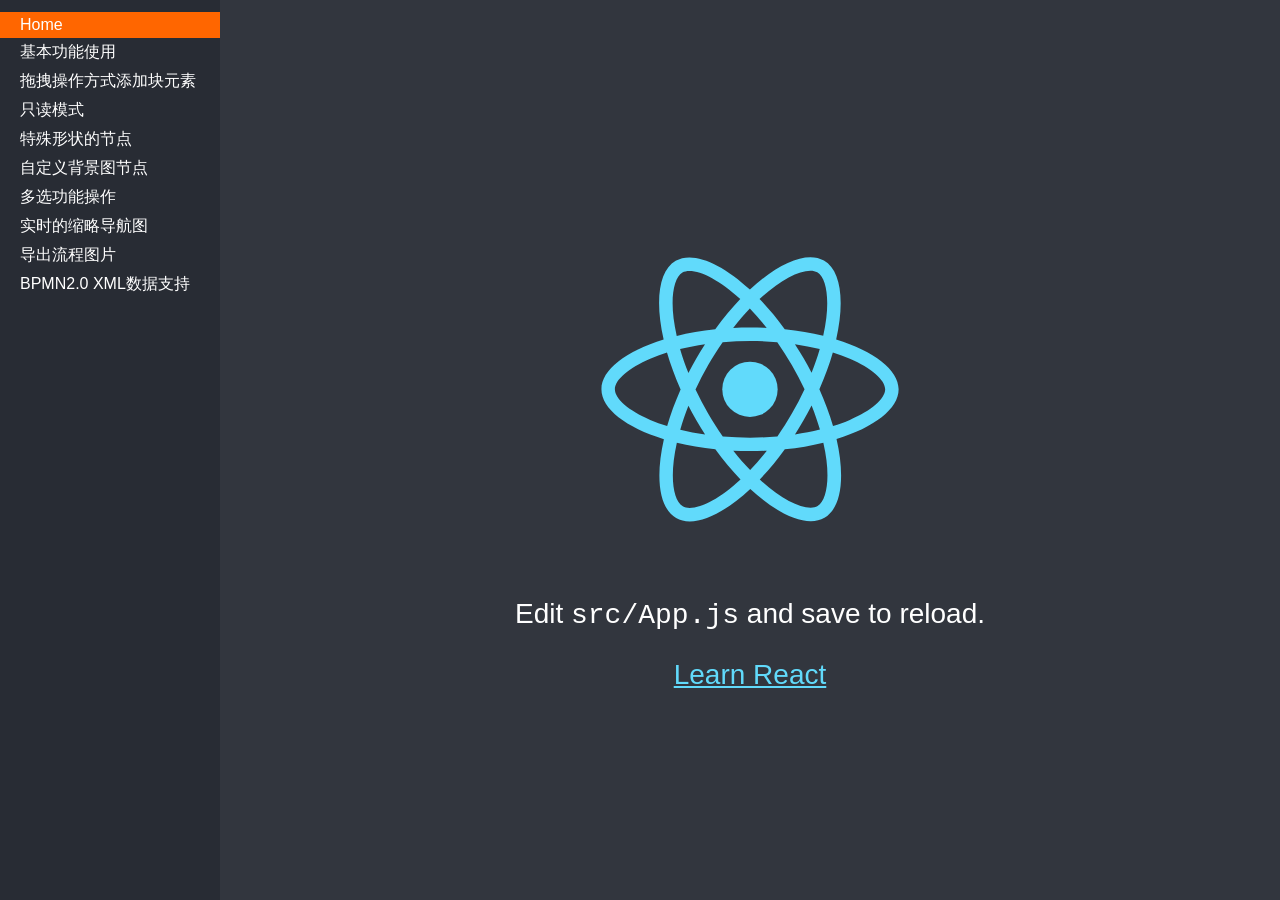
<file: react/index.html>
<!doctype html><html lang="en"><head><meta charset="utf-8"><link rel="shortcut icon" href="./img/favicon.png"><meta name="viewport" content="width=device-width,initial-scale=1,shrink-to-fit=no"><meta name="theme-color" content="#000000"><link rel="manifest" href="./manifest.json"><title>GooFlow流程设计器 react版 version:1.2</title><link href="./static/css/main.14b93e12.chunk.css" rel="stylesheet"></head><body><noscript>You need to enable JavaScript to run this app.</noscript><div id="root"></div><script>!function(l){function e(e){for(var r,t,n=e[0],o=e[1],u=e[2],f=0,i=[];f<n.length;f++)t=n[f],p[t]&&i.push(p[t][0]),p[t]=0;for(r in o)Object.prototype.hasOwnProperty.call(o,r)&&(l[r]=o[r]);for(s&&s(e);i.length;)i.shift()();return c.push.apply(c,u||[]),a()}function a(){for(var e,r=0;r<c.length;r++){for(var t=c[r],n=!0,o=1;o<t.length;o++){var u=t[o];0!==p[u]&&(n=!1)}n&&(c.splice(r--,1),e=f(f.s=t[0]))}return e}var t={},p={2:0},c=[];function f(e){if(t[e])return t[e].exports;var r=t[e]={i:e,l:!1,exports:{}};return l[e].call(r.exports,r,r.exports,f),r.l=!0,r.exports}f.m=l,f.c=t,f.d=function(e,r,t){f.o(e,r)||Object.defineProperty(e,r,{enumerable:!0,get:t})},f.r=function(e){"undefined"!=typeof Symbol&&Symbol.toStringTag&&Object.defineProperty(e,Symbol.toStringTag,{value:"Module"}),Object.defineProperty(e,"__esModule",{value:!0})},f.t=function(r,e){if(1&e&&(r=f(r)),8&e)return r;if(4&e&&"object"==typeof r&&r&&r.__esModule)return r;var t=Object.create(null);if(f.r(t),Object.defineProperty(t,"default",{enumerable:!0,value:r}),2&e&&"string"!=typeof r)for(var n in r)f.d(t,n,function(e){return r[e]}.bind(null,n));return t},f.n=function(e){var r=e&&e.__esModule?function(){return e.default}:function(){return e};return f.d(r,"a",r),r},f.o=function(e,r){return Object.prototype.hasOwnProperty.call(e,r)},f.p="./";var r=window.webpackJsonp=window.webpackJsonp||[],n=r.push.bind(r);r.push=e,r=r.slice();for(var o=0;o<r.length;o++)e(r[o]);var s=n;a()}([])</script><script src="./static/js/1.0a421332.chunk.js"></script><script src="./static/js/main.9b1b87c1.chunk.js"></script></body></html>
</file>
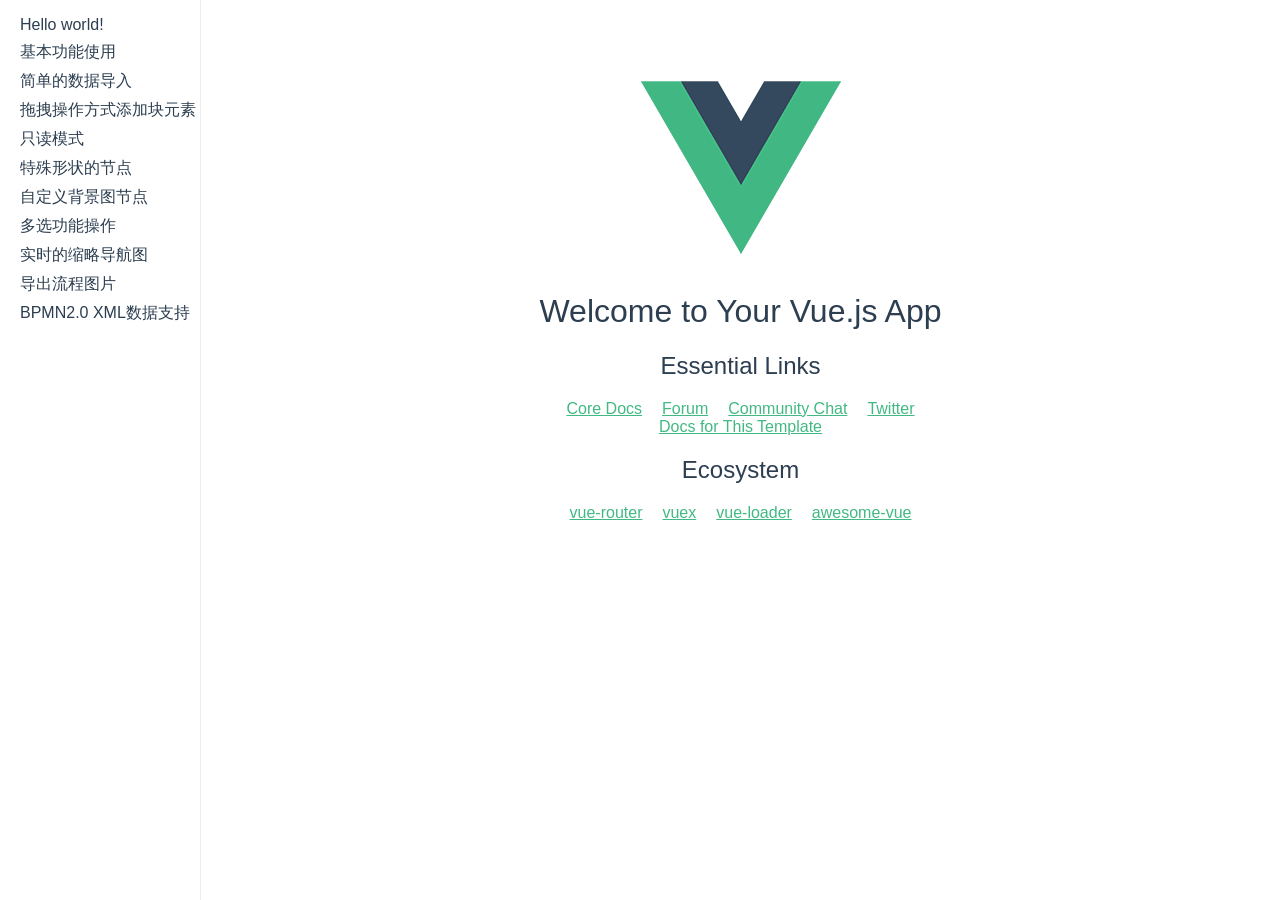
<file: vue/index.html>
<!DOCTYPE html><html><head><meta charset=utf-8><meta name=viewport content="width=device-width,initial-scale=1"><title>GooFlow流程设计器 vue版 version:1.2</title><link href=static/img/favicon.png rel=icon type=image/png><link href=./static/css/app.28f0f1f8684c951be17670bda342e278.css rel=stylesheet></head><body><div id=app></div><script type=text/javascript src=./static/js/manifest.3ad1d5771e9b13dbdad2.js></script><script type=text/javascript src=./static/js/vendor.74f314484331a14f4ed1.js></script><script type=text/javascript src=./static/js/app.dbb72939a65249419bd8.js></script></body></html>
</file>
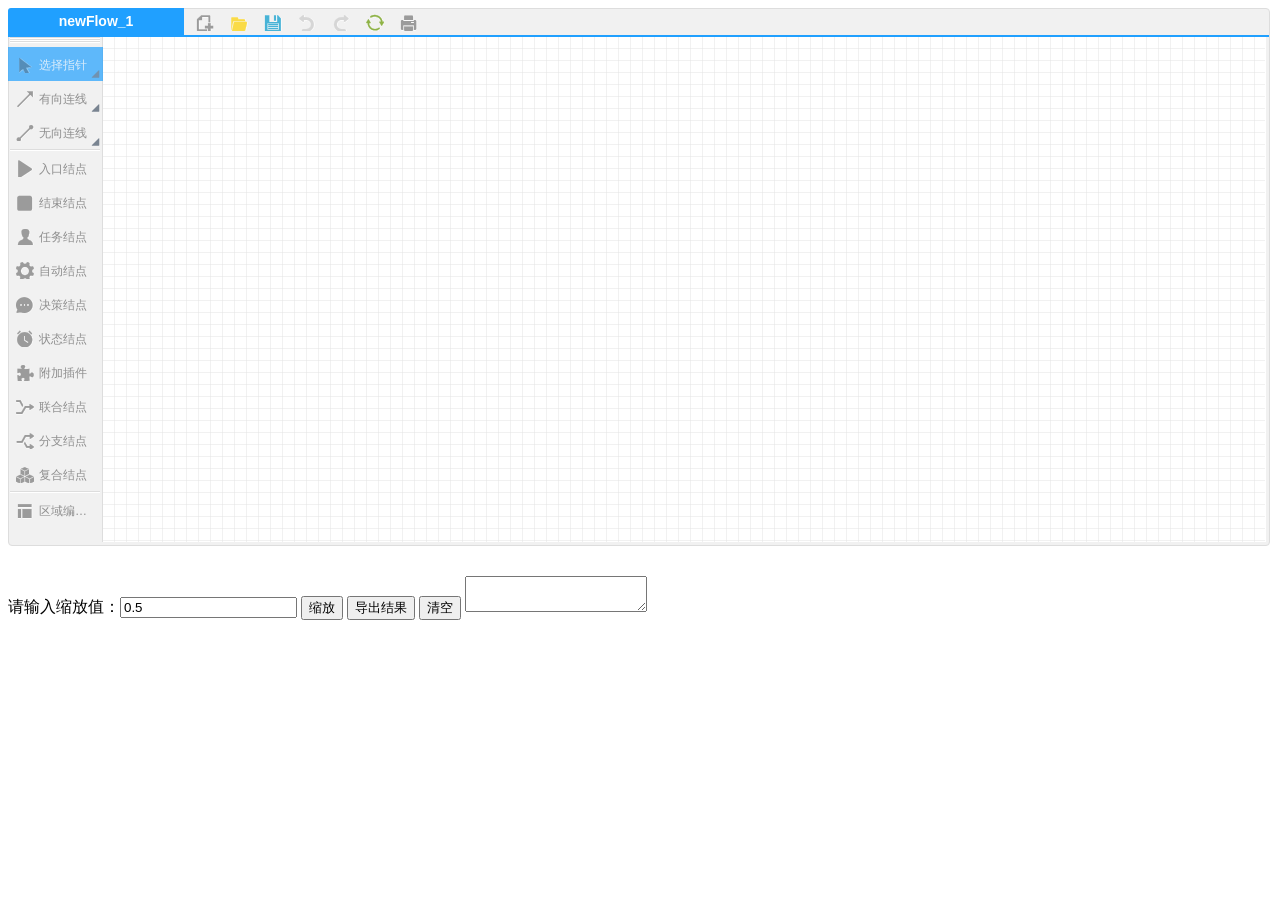
<file: examples/demo_autoalign.html>
<!DOCTYPE html>
<html xmlns:v="urn:schemas-microsoft-com:vml">
<head>
    <meta charset="utf-8">
    <meta http-equiv="X-UA-Compatible" content="IE=edge">
    <meta name="viewport" content="width=device-width, initial-scale=1">
    <meta name="renderer" content="webkit">
    <title>流程图DEMO 自动对齐辅助功能</title>
    <!--[if lt IE 9]>
    <?import namespace="v" implementation="#default#VML" ?>
    <script type="text/javascript" src="https://cdn.bootcss.com/json2/20160511/json2.min.js"></script>
    <![endif]-->
    <link rel="shortcut icon" href="../assets/img/favicon.png" type="image/x-icon"/>
    <link rel="stylesheet" type="text/css" href="../dist/GooFlow.min.css"/>
</head>
<body>
<div id="demo" style="width:100%;height:540px;"></div>
<div id="demo2" style="width:100%;height:30px;"></div>
请输入缩放值：<input type="text" id="scaleValue" value="0.5"/>
<input id="scale" type="button" value='缩放' onclick="ResetScale()"/>
<input id="submit" type="button" value='导出结果' onclick="Export()"/>
<input id="clear" type="button" value='清空' onclick="demo.clearData()"/>
<textarea id="result" row="6"></textarea>
<script src="../assets/js/demo_autoalign.js"></script>
<script type="text/javascript">
    var property={
        auth:auth,
        toolBtns:["start round mix","end round","task","node","chat","state","plug","join","fork","complex mix"],
        haveHead:true,
        headLabel:true,
        headBtns:["new","open","save","undo","redo","reload","print"],//如果haveHead=true，则定义HEAD区的按钮
        haveTool:true,
        toolTextWidth:60,
        haveDirDashed:true,
        haveSegment:true,
        haveSegDashed:true,
        haveGroup:true,
        useOperStack:true,
        autoAlign:true,
        haveMulti:true,
    };
    var demo;
    $(document).ready(function(){
        //demo=$.createGooFlow("#demo",property);
        demo=GooFlow.init("#demo",property);
        //demo.setNodeRemarks(remark);
        //demo.loadData(jsondata);
        //demo.reinitSize(1000,520);
        demo.onItemRightClick=function(id, type){
            console.log("onItemRightClick: "+id+","+type);
            return true;//返回false可以阻止浏览器默认的右键菜单事件
        };
        demo.onItemDbClick=function(id, type){
            console.log("onItemDbClick: "+id+","+type);
            //return false;//返回false可以阻止原组件自带的双击直接编辑事件
        };
        demo.onPrintClick=function(){
            demo.print(1);
        };
    });
    function Export(){
        document.getElementById("result").value=JSON.stringify(demo.exportData());
    }
    function ResetScale(){
        demo.resetScale( parseFloat(document.getElementById("scaleValue").value) );
    }
    window.onresize=function(){
        demo.reinitSize(window.innerWidth-15,window.innerHeight-30);
    }
</script>
</body>
</html>
</file>
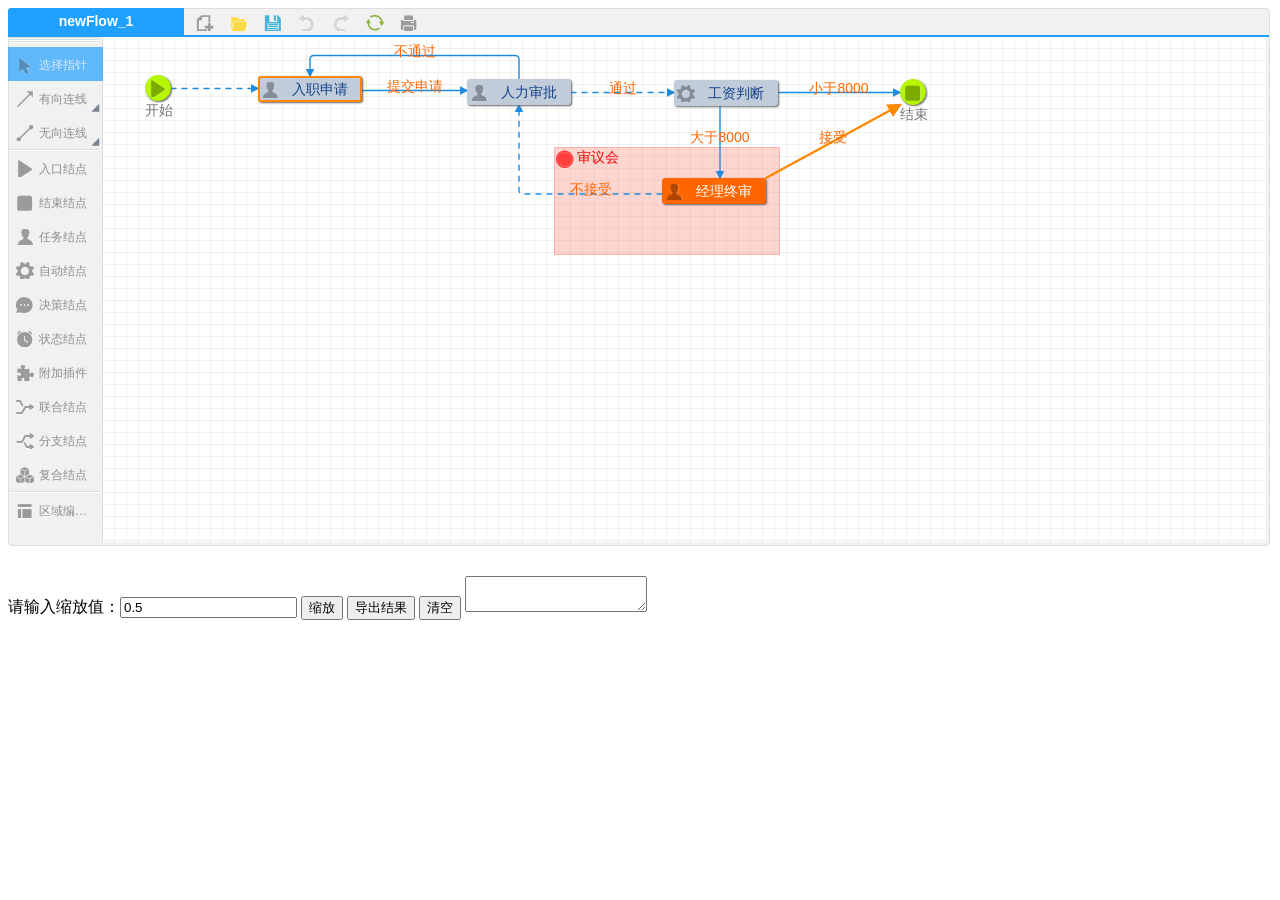
<file: examples/demo_base.html>
<!DOCTYPE html>
<html xmlns:v="urn:schemas-microsoft-com:vml">
<head>
    <meta charset="utf-8">
    <meta http-equiv="X-UA-Compatible" content="IE=edge">
    <meta name="viewport" content="width=device-width, initial-scale=1">
    <meta name="renderer" content="webkit">
    <title>流程图DEMO 基本功能使用</title>
    <!--[if lt IE 9]>
    <?import namespace="v" implementation="#default#VML" ?>
    <script type="text/javascript" src="https://cdn.bootcss.com/json2/20160511/json2.min.js"></script>
    <![endif]-->
    <link rel="shortcut icon" href="../assets/img/favicon.png" type="image/x-icon"/>
    <link rel="stylesheet" type="text/css" href="../dist/GooFlow.min.css"/>
</head>
<body>
<div id="demo" style="width:100%;height:540px;"></div>
<div id="demo2" style="width:100%;height:30px;"></div>
请输入缩放值：<input type="text" id="scaleValue" value="0.5"/>
<input id="scale" type="button" value='缩放' onclick="ResetScale()"/>
<input id="submit" type="button" value='导出结果' onclick="Export()"/>
<input id="clear" type="button" value='清空' onclick="demo.clearData()"/>
<textarea id="result" row="6"></textarea>
<script src="../assets/js/demo_base.js"></script>
<script type="text/javascript">
    var property={
        auth:auth,
        toolBtns:["start round mix","end round","task","node","chat","state","plug","join","fork","complex mix"],
        haveHead:true,
        headLabel:true,
        headBtns:["new","open","save","undo","redo","reload","print"],//如果haveHead=true，则定义HEAD区的按钮
        haveTool:true,
        toolTextWidth:60,
        haveDirDashed:true,
        haveSegment:true,
        haveSegDashed:true,
        haveGroup:true,
        useOperStack:true
    };
    var demo;
    $(document).ready(function(){
        //demo=$.createGooFlow("#demo",property);
        demo=GooFlow.init("#demo",property);
        //demo.setNodeRemarks(remark);
        demo.loadData(jsondata);
        //demo.reinitSize(1000,520);
        demo.onItemRightClick=function(id, type){
            console.log("onItemRightClick: "+id+","+type);
            return true;//返回false可以阻止浏览器默认的右键菜单事件
        };
        demo.onItemDbClick=function(id, type){
            console.log("onItemDbClick: "+id+","+type);
            //return false;//返回false可以阻止原组件自带的双击直接编辑事件
        };
        demo.onPrintClick=function(){
            demo.print(1);
        };
    });
    function Export(){
        document.getElementById("result").value=JSON.stringify(demo.exportData());
    }
    function ResetScale(){
        demo.resetScale( parseFloat(document.getElementById("scaleValue").value) );
    }
    window.onresize=function(){
        demo.reinitSize(window.innerWidth-15,window.innerHeight-30);
    }
</script>
</body>
</html>
</file>
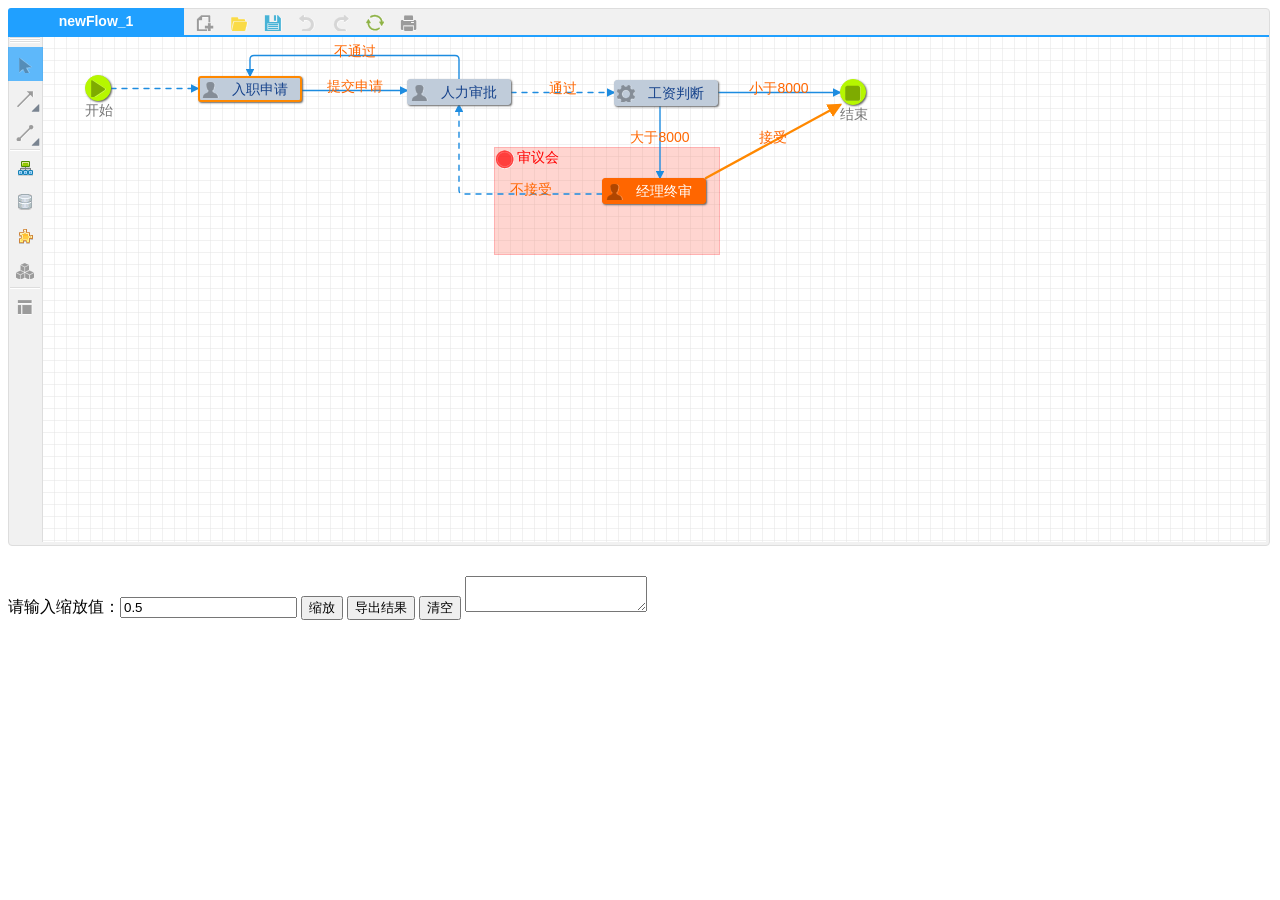
<file: examples/demo_custom.html>
<!DOCTYPE html>
<html xmlns:v="urn:schemas-microsoft-com:vml">
<head>
    <meta charset="utf-8">
    <meta http-equiv="X-UA-Compatible" content="IE=edge">
    <meta name="viewport" content="width=device-width, initial-scale=1">
    <meta name="renderer" content="webkit">
    <title>流程图DEMO 完全自设计节点内容</title>
    <!--[if lt IE 9]>
    <?import namespace="v" implementation="#default#VML" ?>
    <script type="text/javascript" src="https://cdn.bootcss.com/json2/20160511/json2.min.js"></script>
    <![endif]-->
    <link rel="shortcut icon" href="../assets/img/favicon.png" type="image/x-icon"/>
    <link rel="stylesheet" type="text/css" href="../dist/GooFlow.min.css"/>
    <style>
        .GooFlow .ico_huber{background:url(../assets/img/gooflow_icon.png) no-repeat -116px -45px;opacity:1 !important;filter:Alpha(Opacity=100) !important;}
        .GooFlow .ico_router{background:url(../assets/img/gooflow_icon.png) no-repeat -97px -45px;opacity:1 !important;filter:Alpha(Opacity=100) !important;}
        .GooFlow .custom_huber{background:url(../assets/img/gooflow_icon.png) no-repeat -1px -84px;opacity:1 !important;filter:Alpha(Opacity=100) !important;}
        .GooFlow .custom_router{background:url(../assets/img/gooflow_icon.png) no-repeat -107px -84px;opacity:1 !important;filter:Alpha(Opacity=100) !important;}
        .GooFlow .ico_plug2{background:url(../assets/img/gooflow_icon.png) no-repeat -135px -45px;opacity:1 !important;filter:Alpha(Opacity=100) !important;}
    </style>
</head>
<body>
<div id="demo" style="width:100%;height:540px;"></div>
<div id="demo2" style="width:100%;height:30px;"></div>
请输入缩放值：<input type="text" id="scaleValue" value="0.5"/>
<input id="scale" type="button" value='缩放' onclick="ResetScale()"/>
<input id="submit" type="button" value='导出结果' onclick="Export()"/>
<input id="clear" type="button" value='清空' onclick="demo.clearData()"/>
<textarea id="result" row="6"></textarea>
<script src="../assets/js/demo_custom.js"></script>
<script type="text/javascript">
    var property={
        auth:auth,
        toolBtns:["huber","router","plug2","complex mix"],
        haveHead:true,
        headLabel:true,
        headBtns:["new","open","save","undo","redo","reload","print"],//如果haveHead=true，则定义HEAD区的按钮
        haveTool:true,
		haveDirDashed:true,
		haveSegment:true,
		haveSegDashed:true,
        haveGroup:true,
        useOperStack:true,
        nodeCustoms:{
            huber: {
                class: 'custom_huber',
                width:102,height:50
            },
            router: {
				class: 'custom_router',
                width:113,height:50
            }
        }
    };
    var demo;
    $(document).ready(function(){
        demo=GooFlow.init("#demo",property);
        demo.loadData(jsondata);
        demo.onBtnSaveClick=function(){
            demo.exportDiagram('exportName');//流程图导出图片功能
        }
    });
    function Export(){
        document.getElementById("result").value=JSON.stringify(demo.exportData());
    }
    function ResetScale(){
        demo.resetScale( parseFloat(document.getElementById("scaleValue").value) );
    }
</script>
</body>
</html>
</file>
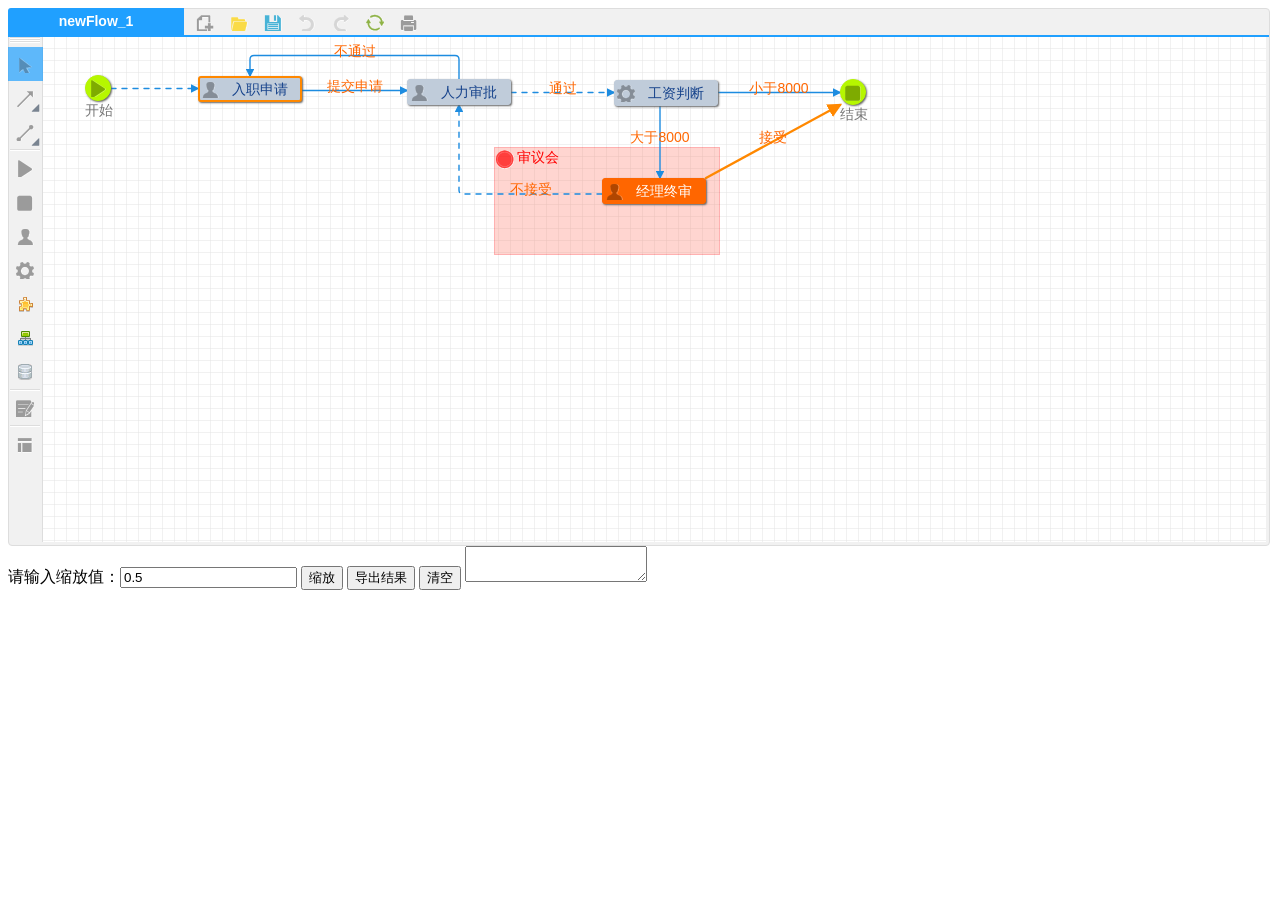
<file: examples/demo_dragadd.html>
<!DOCTYPE html>
<html xmlns:v="urn:schemas-microsoft-com:vml">
<head>
    <meta charset="utf-8">
    <meta http-equiv="X-UA-Compatible" content="IE=edge">
    <meta name="viewport" content="width=device-width, initial-scale=1">
    <meta name="renderer" content="webkit">
    <title>流程图DEMO-拖拽式添加块状元素</title>
    <!--[if lt IE 9]>
    <?import namespace="v" implementation="#default#VML" ?>
    <script type="text/javascript" src="https://cdn.bootcss.com/json2/20160511/json2.min.js"></script>
    <![endif]-->
    <link rel="shortcut icon" href="../assets/img/favicon.png" type="image/x-icon"/>
    <link rel="stylesheet" type="text/css" href="../dist/GooFlow.min.css"/>
    <style>
        .GooFlow .ico_huber{background:url(../assets/img/gooflow_icon.png) no-repeat -116px -45px;opacity:1 !important;filter:Alpha(Opacity=100) !important;}
        .GooFlow .ico_router{background:url(../assets/img/gooflow_icon.png) no-repeat -97px -45px;opacity:1 !important;filter:Alpha(Opacity=100) !important;}
        .GooFlow .custom_huber{background:url(../assets/img/gooflow_icon.png) no-repeat -1px -84px;opacity:1 !important;filter:Alpha(Opacity=100) !important;}
        .GooFlow .custom_router{background:url(../assets/img/gooflow_icon.png) no-repeat -107px -84px;opacity:1 !important;filter:Alpha(Opacity=100) !important;}
        .GooFlow .ico_plug2{background:url(../assets/img/gooflow_icon.png) no-repeat -135px -45px;opacity:1 !important;filter:Alpha(Opacity=100) !important;}
    </style>
</head>
<body>
<div id="demo" style="width:100%;height:540px;"></div>
请输入缩放值：<input type="text" id="scaleValue" value="0.5"/>
<input id="scale" type="button" value='缩放' onclick="ResetScale()"/>
<input id="submit" type="button" value='导出结果' onclick="Export()"/>
<input id="clear" type="button" value='清空' onclick="demo.clearData()"/>
<textarea id="result" row="6"></textarea>
<script src="../assets/js/demo_dragadd.js"></script>
<script type="text/javascript">
	var property={
		auth:auth,
		toolBtns:["start round mix","end round mix","task","node","plug2",'huber','router'],
		haveHead:true,
		headLabel:true,
		headBtns:["new","open","save","undo","redo","reload","print"],//如果haveHead=true，则定义HEAD区的按钮
		haveTool:true,
        dragAddOper:true,  //改用拖拽式添加块状元素的操作方式
		haveDirDashed:true,
		haveSegment:true,
		haveSegDashed:true,
		haveGroup:true,
        haveMemo:true,
        autoAlign:true,
		useOperStack:true,
        nodeCustoms:{
            huber: {
                class: 'custom_huber',
                width:102,height:50
            },
            router: {
                class: 'custom_router',
                width:113,height:50
            }
        }
	};
	var demo;
	$(document).ready(function(){
		//demo=$.createGooFlow("#demo",property);
		demo=GooFlow.init("#demo",property);
		//demo.setNodeRemarks(remark);
		demo.loadData(jsondata);
		//demo.reinitSize(1000,520);
		demo.onItemRightClick=function(id, type){
			console.log("onItemRightClick: "+id+","+type);
			return true;//返回false可以阻止浏览器默认的右键菜单事件
		};
		demo.onItemDbClick=function(id, type){
			console.log("onItemDbClick: "+id+","+type);
			//return false;//返回false可以阻止原组件自带的双击直接编辑事件
		};
        demo.onBtnSaveClick=function(){
            demo.exportDiagram('exportMemo');//流程图导出图片功能
        }
	});
	function Export(){
		document.getElementById("result").value=JSON.stringify(demo.exportData());
	}
	function ResetScale(){
		demo.resetScale( parseFloat(document.getElementById("scaleValue").value) );
	}
	window.onresize=function(){
		demo.reinitSize(window.innerWidth-15,window.innerHeight-30);
	}
</script>
</body>
</html>
</file>
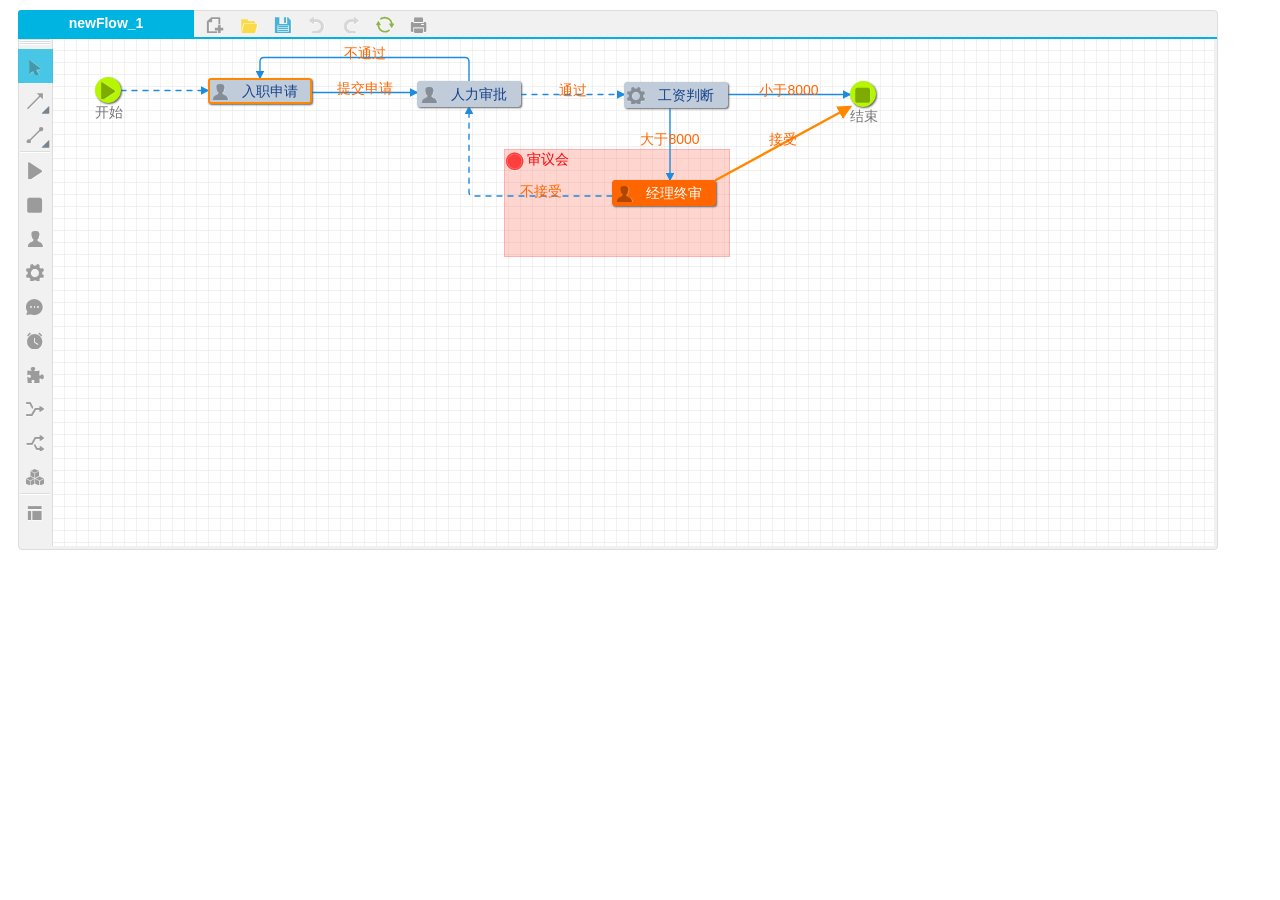
<file: examples/demo_export.html>
<!DOCTYPE html>
<html xmlns:v="urn:schemas-microsoft-com:vml">
<head>
    <meta charset="utf-8">
    <meta http-equiv="X-UA-Compatible" content="IE=edge">
    <meta name="viewport" content="width=device-width, initial-scale=1">
    <meta name="renderer" content="webkit">
    <title>流程图-导出图片</title>
    <!--[if lt IE 9]>
    <?import namespace="v" implementation="#default#VML" ?>
    <script type="text/javascript" src="https://cdn.bootcss.com/json2/20160511/json2.min.js"></script>
    <![endif]-->
    <link rel="shortcut icon" href="../assets/img/favicon.png" type="image/x-icon"/>
    <link rel="stylesheet" type="text/css" href="../dist/GooFlow.min.css"/>
</head>
<body>
<div id="demo" style="margin:10px"></div>
<div id="fff"></div>
<script src="../assets/js/demo_export.js"></script>
<script type="text/javascript">
    //初始化前的公用方法：修改默认的颜色
    GooFlow.setColors({
        lineFont:"#ff6600",
    });
    var property={
        auth:auth,
        width:1200,
        height:540,
        toolBtns:["start round mix","end round","task","node","chat","state","plug","join","fork","complex mix"],
        haveHead:true,
        headLabel:true,
        headBtns:["new","open","save","undo","redo","reload","print"],//如果haveHead=true，则定义HEAD区的按钮
        headBtnEvents:{},//如果headBtns有值，则定义每个自定义类型按钮的事件
        haveTool:true,
		haveDirDashed:true,
		haveSegment:true,
		haveSegDashed:true,
        haveGroup:true,
        useOperStack:true
    };
    var remark={
        cursor:"选择指针",
        direct:"有向连线",
        dirDashed:"有向虚线",
		segment:"无向连线",
		dirDashed:"无向虚线",
        start:"入口结点",
        "end":"结束结点",
        "task":"任务结点",
        node:"自动结点",
        chat:"决策结点",
        state:"状态结点",
        plug:"附加插件",
        fork:"分支结点",
        "join":"联合结点",
        "complex":"复合结点",
        group:"组织划分框编辑开关"
    };
    //顶部标题栏按钮的title提示设置，每个key名与初始化配置中相应按钮的类型名相同
    var headBtns={
        'new':"新建流程",
        open:"打开流程",
        save:"保存结果",
        undo:"撤销",
        redo:"重做",
        reload:"刷新流程",
        print:"打印流程图"
    };
    //工作区域面积扩展按钮的title提示设置
    var extRemarks={
        extendRight:"工作区向右扩展",
        extendBottom:"工作区向下扩展"
    }
    var demo;
    $(function(){
        var exportName="fuckyou";
        //demo=$.createGooFlow($("#demo"),property);
        demo=GooFlow.init("#demo",property);
        demo.setNodeRemarks(remark);
        demo.setHeadToolsRemarks(headBtns);
        demo.setExtWorkRemarks(extRemarks);
        demo.loadData(jsondata);
        demo.onBtnSaveClick=function(){
            demo.exportDiagram(exportName);//流程图导出图片功能
        }
        demo.onPrintClick=function(){
            demo.print();//打印流程图或另存为PDF功能
        }
    });
</script>
</body>
</html>
</file>
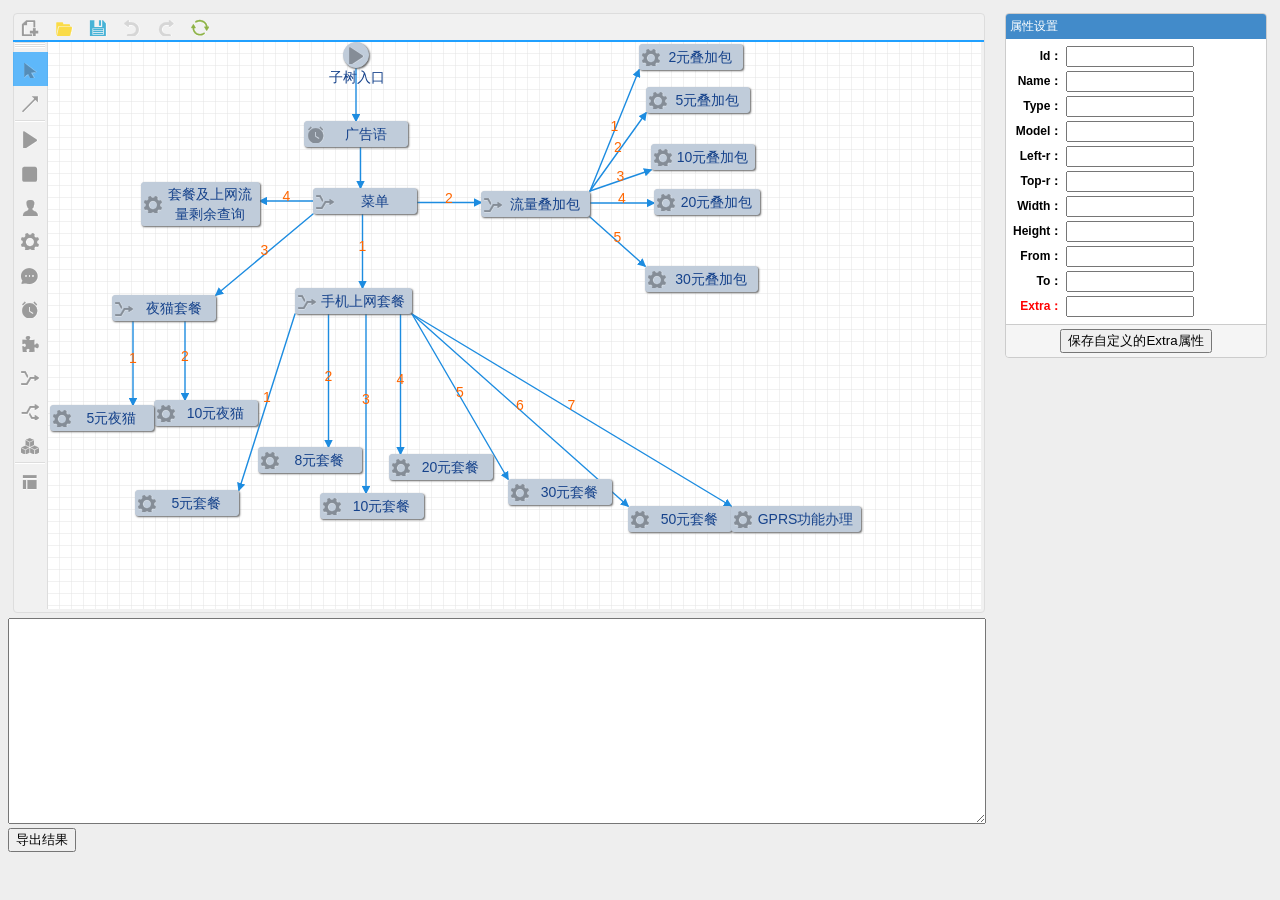
<file: examples/demo_ide.html>
<!DOCTYPE html>
<html xmlns:v="urn:schemas-microsoft-com:vml">
<head>
    <meta charset="utf-8">
    <meta http-equiv="X-UA-Compatible" content="IE=edge">
    <meta name="viewport" content="width=device-width, initial-scale=1">
    <meta name="renderer" content="webkit">
    <title>流程图DEMO</title>
    <!--[if lt IE 9]>
    <?import namespace="v" implementation="#default#VML" ?>
    <script type="text/javascript" src="https://cdn.bootcss.com/json2/20160511/json2.min.js"></script>
    <![endif]-->
    <link rel="shortcut icon" href="../assets/img/favicon.png" type="image/x-icon"/>
    <link rel="stylesheet" type="text/css" href="../dist/GooFlow.min.css"/>
<style>
.myForm{display:block;margin:0px;padding:0px;line-height:1.5;border:#ccc 1px solid;font: 12px Arial, Helvetica, sans-serif;margin:5px 5px 0px 0px;border-radius:4px;}
.myForm .form_title{background:#428bca;padding:4px;color:#fff;border-radius:3px 3px 0px 0px;}
.myForm .form_content{padding:4px;background:#fff;}
.myForm .form_content table{border:0px}
.myForm .form_content table td{border:0px}
.myForm .form_content table .th{text-align:right;font-weight:bold}
.myForm .form_btn_div{text-align:center;border-top:#ccc 1px solid;background:#f5f5f5;padding:4px;border-radius:0px 0px 3px 3px;} 
#propertyForm{float:right;width:260px}
</style>
</head>
<body style="background:#EEEEEE">
<div id="demo" style="margin:5px;float:left"></div>
<form class="myForm" id="propertyForm">
<div class="form_title">属性设置</div>
<div class="form_content">
  <table>
    <tr><td class="th">Id：</td><td><input type="text" style="width:120px" id="ele_id" readonly/></td></tr>
    <tr><td class="th">Name：</td><td><input type="text" style="width:120px" id="ele_name" readonly/></td></tr>
    <tr><td class="th">Type：</td><td><input type="text" style="width:120px" id="ele_type" readonly/></td></tr>
    <tr><td class="th">Model：</td><td><input type="text" style="width:120px" id="ele_model" readonly/></td></tr>
    <tr><td class="th">Left-r：</td><td><input type="text" style="width:120px" id="ele_left" readonly/></td></tr>
    <tr><td class="th">Top-r：</td><td><input type="text" style="width:120px" id="ele_top" readonly/></td></tr>
    <tr><td class="th">Width：</td><td><input type="text" style="width:120px" id="ele_width" readonly/></td></tr>
    <tr><td class="th">Height：</td><td><input type="text" style="width:120px" id="ele_height" readonly/></td></tr>
    <tr><td class="th">From：</td><td><input type="text" style="width:120px" id="ele_from" readonly/></td></tr>
    <tr><td class="th">To：</td><td><input type="text" style="width:120px" id="ele_to" readonly/></td></tr>
    <tr><td class="th" style="color:red">Extra：</td><td><input type="text" style="width:120px" id="ele_extra"/></td></tr>
  </table>
</div>
<div class="form_btn_div">
  <input type="button" value="保存自定义的Extra属性" onclick="Save()"/>
</div>
</form>
<div style="clear:both">
    <textarea id="result" style="width:972px;height:200px"></textarea><br>
    <input id="submit" type="button" value='导出结果' onclick="Export()"/>
</div>
<script src="../assets/js/demo_ide.js"></script>
<script type="text/javascript">
    var property={
        auth:auth,
        width:972,
        height:600,
        toolBtns:["start round","end round","task round","node","chat","state","plug","join","fork","complex mix"],
        haveHead:true,
        headBtns:["new","open","save","undo","redo","reload"],//如果haveHead=true，则定义HEAD区的按钮
        haveTool:true,
        haveGroup:true,
        useOperStack:true
    };
    var remark={
        cursor:"选择指针",
        direct:"结点连线",
        start:"入口结点",
        "end":"结束结点",
        "task":"任务结点",
        node:"自动结点",
        chat:"决策结点",
        state:"状态结点",
        plug:"附加插件",
        fork:"分支结点",
        "join":"联合结点",
        "complex mix":"复合结点",
        group:"组织划分框编辑开关"
    };
    var demo;
    $(document).ready(function(){
        demo=$.createGooFlow($("#demo"),property);
        demo.setNodeRemarks(remark);
        demo.onItemDel=function(id,type){
            if(confirm("确定要删除该单元吗?")){
                this.blurItem();
                return true;
            }else{
                return false;
            }
        }
        demo.loadData(jsondata);
        demo.onItemFocus=function(id,model){
            var obj;
            $("#ele_model").val(model);
            $("#ele_id").val(id);
            if(model=="line"){
                obj=this.$lineData[id];
                $("#ele_type").val(obj.M);
                $("#ele_left").val("");
                $("#ele_top").val("");
                $("#ele_width").val("");
                $("#ele_height").val("");
                $("#ele_from").val(obj.from);
                $("#ele_to").val(obj.to);
                $("#ele_extra").val(obj.extra||"");
            }else if(model=="node"){
                obj=this.$nodeData[id];
                $("#ele_type").val(obj.type);
                $("#ele_left").val(obj.left);
                $("#ele_top").val(obj.top);
                $("#ele_width").val(obj.width);
                $("#ele_height").val(obj.height);
                $("#ele_from").val("");
                $("#ele_to").val("");
                $("#ele_extra").val(obj.extra||"");
            }
            $("#ele_name").val(obj.name);
            return true;
        };
        demo.onItemBlur=function(id,model){
            document.getElementById("propertyForm").reset();
            return true;
        };
    });
    var out;
    function Export(){
        document.getElementById("result").value=JSON.stringify(demo.exportData());
    }
    function Save(){
        demo.setItemExtra( demo.$focus, $("#ele_model").val(), {"extra":$("#ele_extra").val()} );
    }
</script>
</body>
</html>
</file>
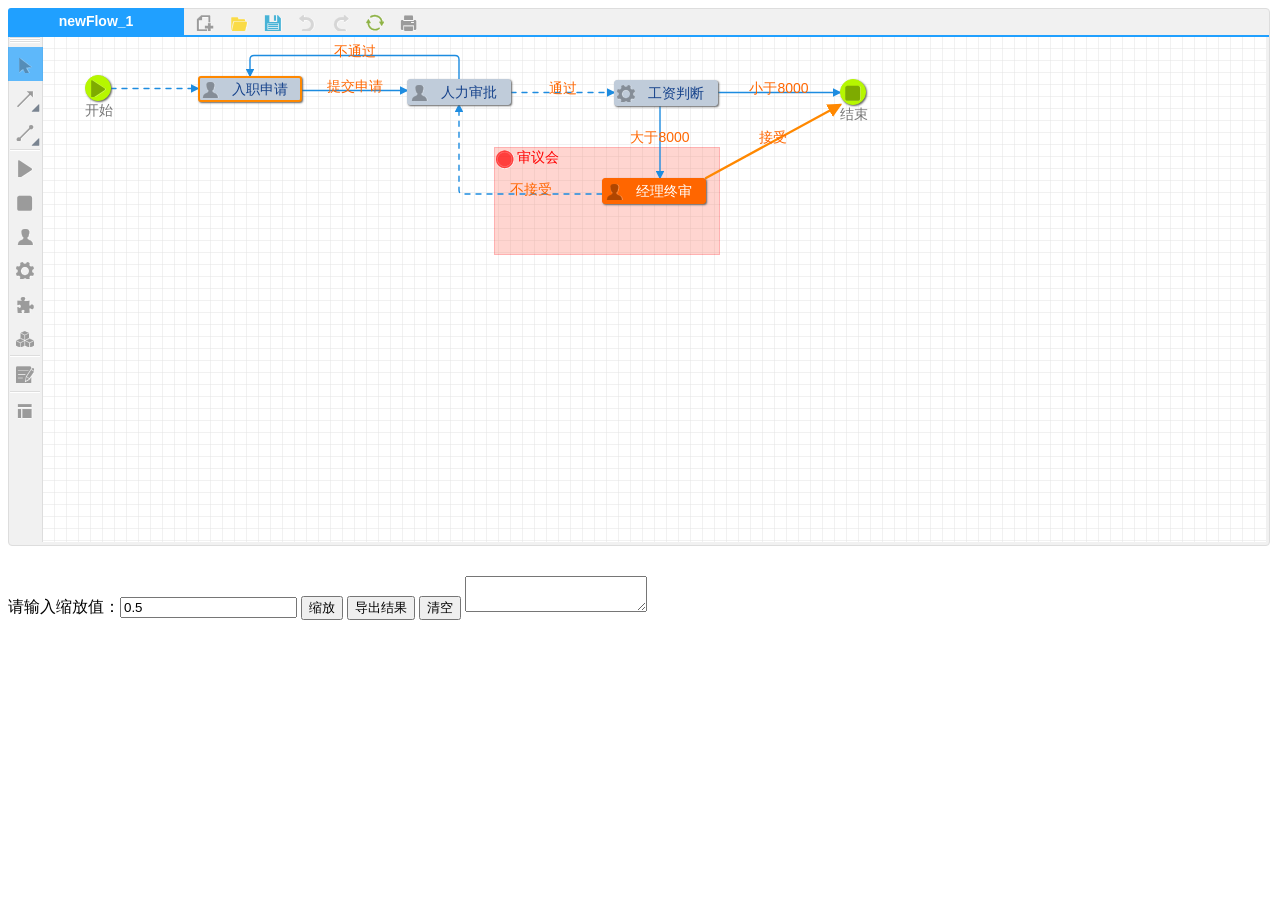
<file: examples/demo_memo.html>
<!DOCTYPE html>
<html xmlns:v="urn:schemas-microsoft-com:vml">
<head>
    <meta charset="utf-8">
    <meta http-equiv="X-UA-Compatible" content="IE=edge">
    <meta name="viewport" content="width=device-width, initial-scale=1">
    <meta name="renderer" content="webkit">
    <title>流程图DEMO-便笺功能</title>
    <!--[if lt IE 9]>
    <?import namespace="v" implementation="#default#VML" ?>
    <script type="text/javascript" src="https://cdn.bootcss.com/json2/20160511/json2.min.js"></script>
    <![endif]-->
    <link rel="shortcut icon" href="../assets/img/favicon.png" type="image/x-icon"/>
    <link rel="stylesheet" type="text/css" href="../dist/GooFlow.min.css"/>
</head>
<body>
<div id="demo" style="width:100%;height:540px;"></div>
<div id="demo2" style="width:100%;height:30px;"></div>
请输入缩放值：<input type="text" id="scaleValue" value="0.5"/>
<input id="scale" type="button" value='缩放' onclick="ResetScale()"/>
<input id="submit" type="button" value='导出结果' onclick="Export()"/>
<input id="clear" type="button" value='清空' onclick="demo.clearData()"/>
<textarea id="result" row="6"></textarea>
<script src="../assets/js/demo_memo.js"></script>
<script type="text/javascript">
	var property={
		auth:auth,
		toolBtns:["start round mix","end round mix","task","node","plug","complex mix"],
		haveHead:true,
		headLabel:true,
		headBtns:["new","open","save","undo","redo","reload","print"],//如果haveHead=true，则定义HEAD区的按钮
		haveTool:true,
		haveDirDashed:true,
		haveSegment:true,
		haveSegDashed:true,
		haveGroup:true,
        haveMemo:true,
		useOperStack:true
	};
	var demo;
	$(document).ready(function(){
		//demo=$.createGooFlow("#demo",property);
		demo=GooFlow.init("#demo",property);
		//demo.setNodeRemarks(remark);
		demo.loadData(jsondata);
		//demo.reinitSize(1000,520);
		demo.onItemRightClick=function(id, type){
			console.log("onItemRightClick: "+id+","+type);
			return true;//返回false可以阻止浏览器默认的右键菜单事件
		};
		demo.onItemDbClick=function(id, type){
			console.log("onItemDbClick: "+id+","+type);
			//return false;//返回false可以阻止原组件自带的双击直接编辑事件
		};
        demo.onBtnSaveClick=function(){
            demo.exportDiagram('exportMemo');//流程图导出图片功能
        }
	});
	function Export(){
		document.getElementById("result").value=JSON.stringify(demo.exportData());
	}
	function ResetScale(){
		demo.resetScale( parseFloat(document.getElementById("scaleValue").value) );
	}
	window.onresize=function(){
		demo.reinitSize(window.innerWidth-15,window.innerHeight-30);
	}
</script>
</body>
</html>
</file>
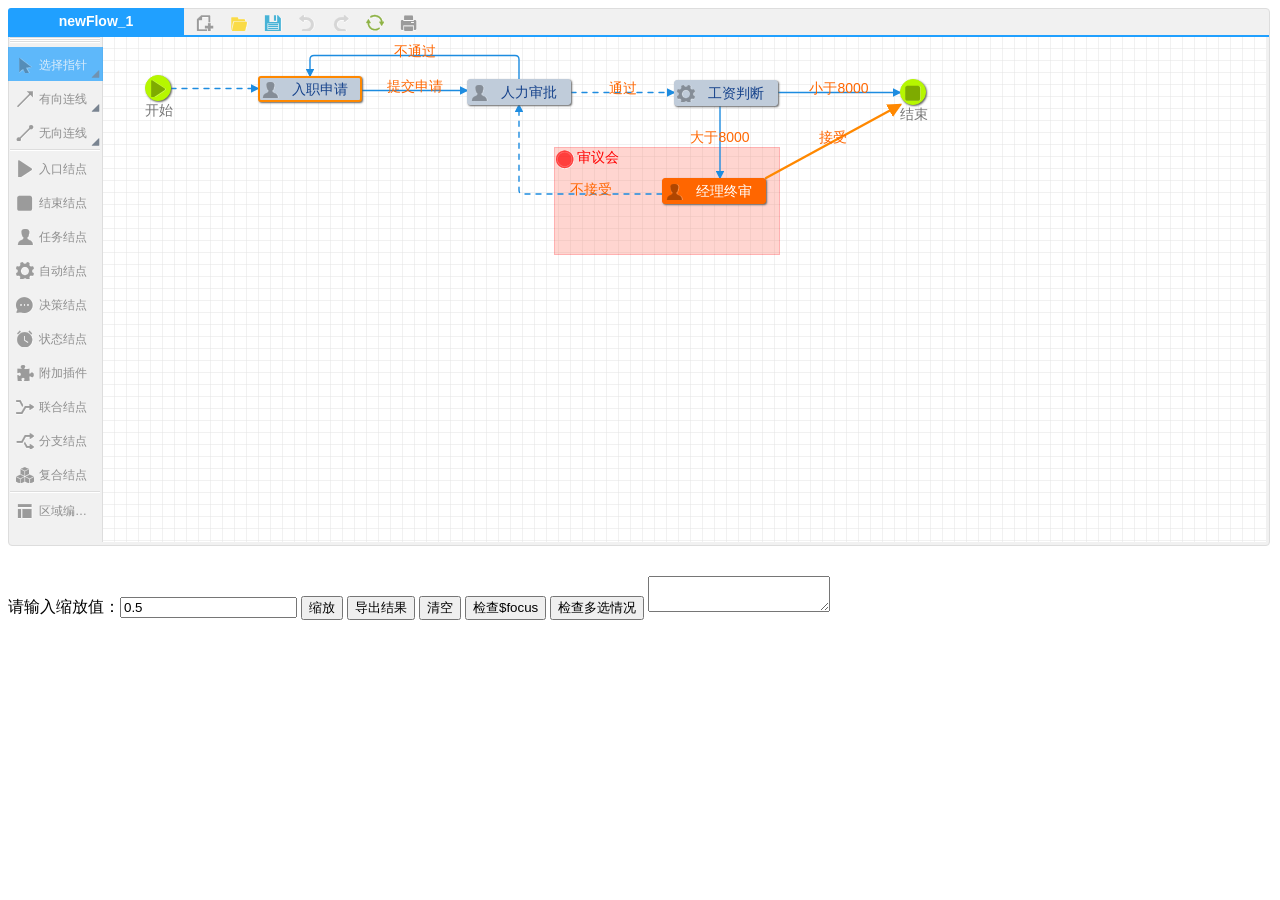
<file: examples/demo_multi.html>
<!DOCTYPE html>
<html xmlns:v="urn:schemas-microsoft-com:vml">
<head>
    <meta charset="utf-8">
    <meta http-equiv="X-UA-Compatible" content="IE=edge">
    <meta name="viewport" content="width=device-width, initial-scale=1">
    <meta name="renderer" content="webkit">
    <title>流程图DEMO-多选功能</title>
    <!--[if lt IE 9]>
    <?import namespace="v" implementation="#default#VML" ?>
    <script type="text/javascript" src="https://cdn.bootcss.com/json2/20160511/json2.min.js"></script>
    <![endif]-->
    <link rel="shortcut icon" href="../assets/img/favicon.png" type="image/x-icon"/>
    <link rel="stylesheet" type="text/css" href="../dist/GooFlow.min.css"/>
</head>
<body>
<div id="demo" style="width:100%;height:540px;"></div>
<div id="demo2" style="width:100%;height:30px;"></div>
请输入缩放值：<input type="text" id="scaleValue" value="0.5"/>
<input id="scale" type="button" value='缩放' onclick="ResetScale()"/>
<input id="submit" type="button" value='导出结果' onclick="Export()"/>
<input id="clear" type="button" value='清空' onclick="demo.clearData()"/>
<input id="aaa" type="button" value='检查$focus' onclick="alert(demo.$focus)"/>
<input id="multi" type="button" value='检查多选情况' onclick="console.log('multiNodes',demo.$multiNodes);console.log('multiLines',demo.$multiLines);"/>
<textarea id="result" row="6"></textarea>
<script src="../assets/js/demo_multi.js"></script>
<script type="text/javascript">
    var property={
        auth:auth,
        toolBtns:["start round mix","end round","task","node","chat","state","plug","join","fork","complex mix"],
        haveHead:true,
        headLabel:true,
        headBtns:["new","open","save","undo","redo","reload","print"],//如果haveHead=true，则定义HEAD区的按钮
        haveTool:true,
        toolTextWidth:60,
        haveDirDashed:true,
        haveSegment:true,
        haveSegDashed:true,
        haveGroup:true,
        useOperStack:true,
        haveMulti:true
    };
    var demo;
    $(document).ready(function(){
        //demo=$.createGooFlow("#demo",property);
        demo=GooFlow.init("#demo",property);
        //demo.setNodeRemarks(remark);
        demo.loadData(jsondata);
        //demo.reinitSize(1000,520);
        demo.onItemRightClick=function(id, type){
            console.log("onItemRightClick: "+id+","+type);
            return true;//返回false可以阻止浏览器默认的右键菜单事件
        };
        demo.onItemDbClick=function(id, type){
            console.log("onItemDbClick: "+id+","+type);
            //return false;//返回false可以阻止原组件自带的双击直接编辑事件
        };
        demo.onPrintClick=function(){
            demo.print(1);
        };
    });
    function Export(){
        document.getElementById("result").value=JSON.stringify(demo.exportData());
    }
    function ResetScale(){
        demo.resetScale( parseFloat(document.getElementById("scaleValue").value) );
    }
    window.onresize=function(){
        demo.reinitSize(window.innerWidth-15,window.innerHeight-30);
    }
</script>
</body>
</html>
</file>
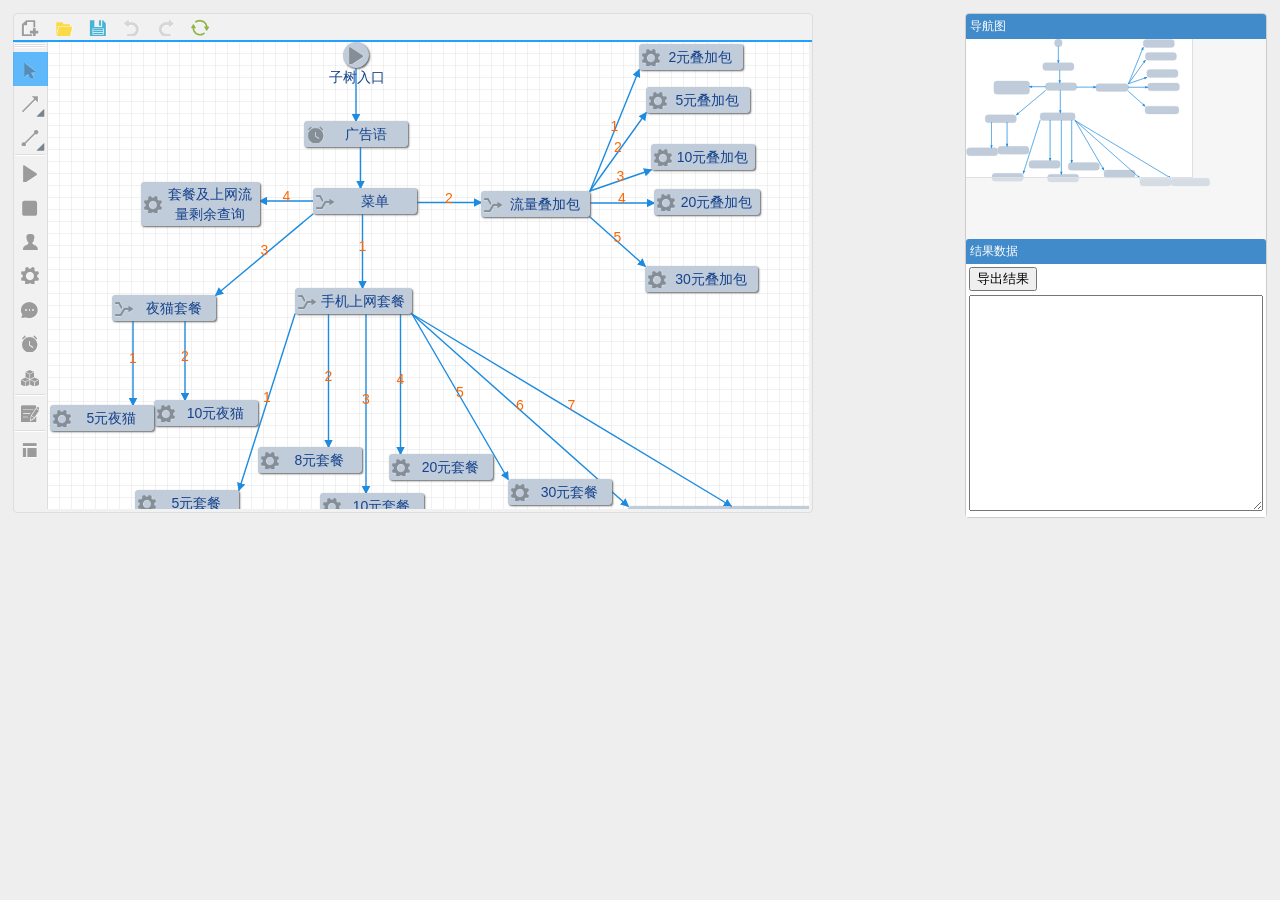
<file: examples/demo_navmap.html>
<!DOCTYPE html>
<html xmlns:v="urn:schemas-microsoft-com:vml">
<head>
    <meta charset="utf-8">
    <meta http-equiv="X-UA-Compatible" content="IE=edge">
    <meta name="viewport" content="width=device-width, initial-scale=1">
    <meta name="renderer" content="webkit">
    <title>流程图DEMO 导航图</title>
    <!--[if lt IE 9]>
    <?import namespace="v" implementation="#default#VML" ?>
    <script type="text/javascript" src="https://cdn.bootcss.com/json2/20160511/json2.min.js"></script>
    <![endif]-->
    <link rel="shortcut icon" href="../assets/img/favicon.png" type="image/x-icon"/>
    <link rel="stylesheet" type="text/css" href="../dist/GooFlow.min.css"/>
<style>
.myForm{display:block;margin:0px;padding:0px;line-height:1.5;border:#ccc 1px solid;font: 12px Arial, Helvetica, sans-serif;margin:5px 5px 0px 0px;border-radius:4px;}
.myForm .form_title{background:#428bca;padding:4px;color:#fff;border-radius:3px 3px 0px 0px;}
.myForm .form_content{background:#fff;}
.myForm .form_btn_div{text-align:center;border-top:#ccc 1px solid;background:#f5f5f5;padding:4px;border-radius:0px 0px 3px 3px;}
#propertyForm{float:right;width:300px}
.class2{position: absolute;width:170px;height:190px;top: 260px;left: 208px;box-shadow: rgba(0,0,0,.6) 0 0 0 1366px;}
</style>
</head>
<body style="background:#EEEEEE">
<div id="demo" style="margin:5px;float:left"></div>
<form class="myForm" id="propertyForm">
<div class="form_title">导航图</div>
<div class="form_content">
    <div id="navmapDemo"></div>
</div>
    <div class="form_title">结果数据</div>
    <div class="form_content">
        <table>
            <tr><td><input id="submit" type="button" value='导出结果' onclick="Export()"/></td></tr>
            <tr><td class="td"><textarea style="width:288px" id="result" rows="14"></textarea></td></tr>
        </table>
    </div>
</form>
<script src="../assets/js/demo_navmap.js"></script>
<script type="text/javascript">
    var property={
        auth:auth,
        width:800,
        height:500,
        toolBtns:["start round","end round","task round","node","chat","state","complex mix"],
        haveHead:true,
        headBtns:["new","open","save","undo","redo","reload"],//如果haveHead=true，则定义HEAD区的按钮
        haveTool:true,
        haveGroup:true,
		haveMemo:true,
        haveDirDashed:true,
        haveSegment:true,
        haveSegDashed:true,
        autoAlign:true,
        useOperStack:true
    };
    var remark={
        cursor:"选择指针",
        direct:"结点连线",
        start:"入口结点",
        "end":"结束结点",
        "task":"任务结点",
        node:"自动结点",
        chat:"决策结点",
        state:"状态结点",
        plug:"附加插件",
        fork:"分支结点",
        "join":"联合结点",
        "complex mix":"复合结点",
        group:"组织划分框编辑开关",
		memo:"便笺编辑开关"
    };
    var demo;
    $(document).ready(function(){
        demo=GooFlow.init("#demo",property);
        demo.setNodeRemarks(remark);
        demo.initNavMap("#navmapDemo",300,200);
        demo.loadData(jsondata);
        demo.onItemBlur=function(id,model){
            document.getElementById("propertyForm").reset();
            return true;
        };
    });
    function Export(){
        document.getElementById("result").value=JSON.stringify(demo.exportData());
    }
</script>

</body>
</html>
</file>
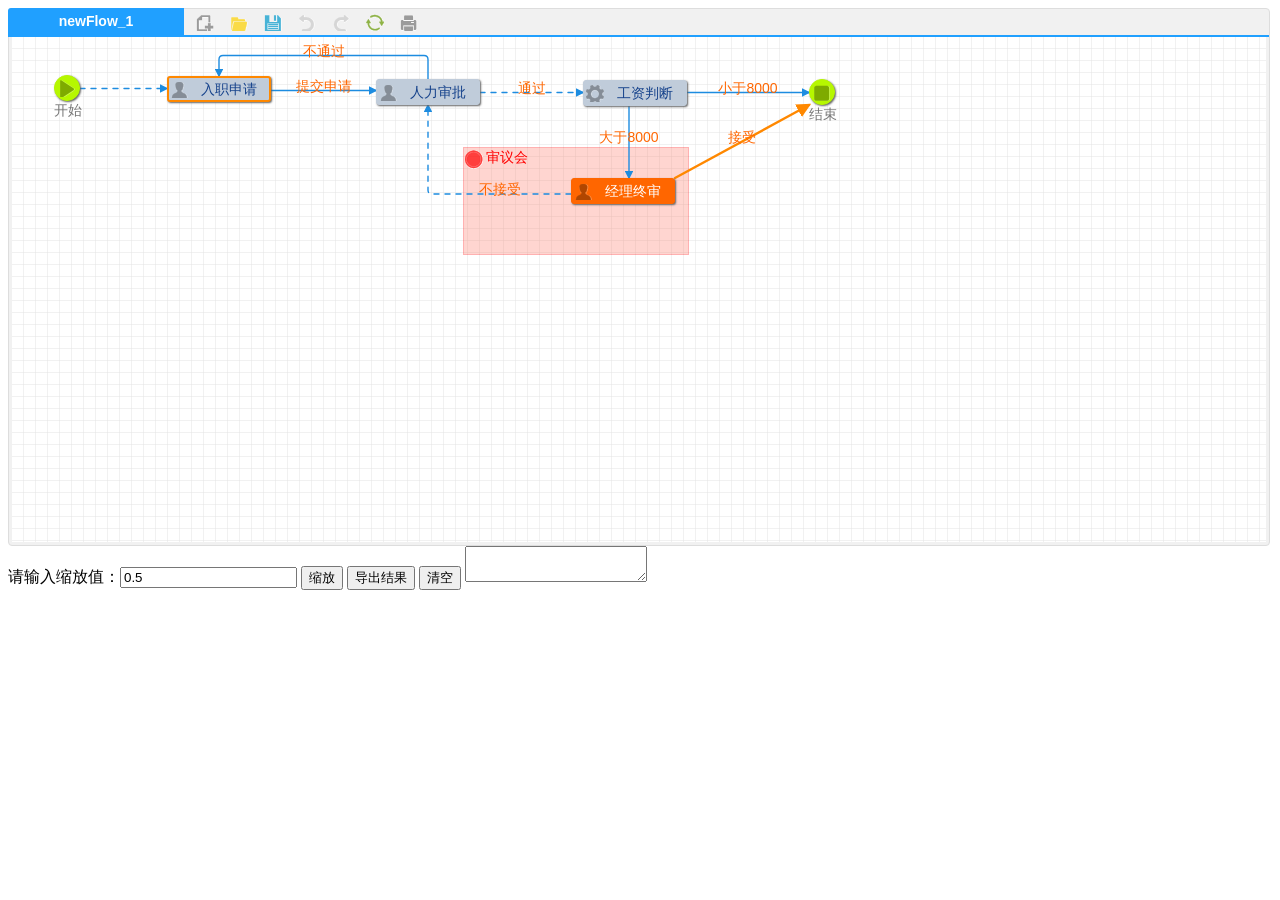
<file: examples/demo_readonly.html>
<!DOCTYPE html>
<html xmlns:v="urn:schemas-microsoft-com:vml">
<head>
    <meta charset="utf-8">
    <meta http-equiv="X-UA-Compatible" content="IE=edge">
    <meta name="viewport" content="width=device-width, initial-scale=1">
    <meta name="renderer" content="webkit">
    <title>流程图DEMO-只读查看模式</title>
    <!--[if lt IE 9]>
    <?import namespace="v" implementation="#default#VML" ?>
    <script type="text/javascript" src="https://cdn.bootcss.com/json2/20160511/json2.min.js"></script>
    <![endif]-->
    <link rel="shortcut icon" href="../assets/img/favicon.png" type="image/x-icon"/>
    <link rel="stylesheet" type="text/css" href="../dist/GooFlow.min.css"/>
</head>
<body>
<div id="demo" style="width:100%;height:540px;"></div>
请输入缩放值：<input type="text" id="scaleValue" value="0.5"/>
<input id="scale" type="button" value='缩放' onclick="ResetScale()"/>
<input id="submit" type="button" value='导出结果' onclick="Export()"/>
<input id="clear" type="button" value='清空' onclick="demo.clearData()"/>
<textarea id="result" row="6"></textarea>
<script src="../assets/js/demo_readonly.js"></script>
<script type="text/javascript">
    var property={
        auth:auth,
        toolBtns:["start round mix","end round","task","node","chat","state","plug","join","fork","complex mix"],
        haveHead:true,
        headLabel:true,
        headBtns:["new","open","save","undo","redo","reload","print"],//如果haveHead=true，则定义HEAD区的按钮
        haveTool:false,
        haveGroup:true,
        useOperStack:true
    };
    var demo;
    $(document).ready(function(){
        //demo=$.createGooFlow("#demo",property);
        demo=GooFlow.init("#demo",property);
        //demo.setNodeRemarks(remark);
        demo.loadData(jsondata);
        //demo.reinitSize(1000,520);
        demo.onItemRightClick=function(id,type){
            console.log("onItemRightClick: "+id+","+type);
            return true;//返回false可以阻止浏览器默认的右键菜单事件
        }
        demo.onItemDbClick=function(id,type){
            console.log("onItemDbClick: "+id+","+type);
            return false;//返回false可以阻止原组件自带的双击直接编辑事件
        }
        demo.onPrintClick=function(){
            demo.print(0.8);
        }
    });
    var out;
    function Export(){
        document.getElementById("result").value=JSON.stringify(demo.exportData());
    }
    function ResetScale(){
        demo.resetScale( parseFloat(document.getElementById("scaleValue").value) );
    }
    window.onresize=function(){
        demo.reinitSize(window.innerWidth-15,window.innerHeight-30);
    }
</script>
</body>
</html>
</file>
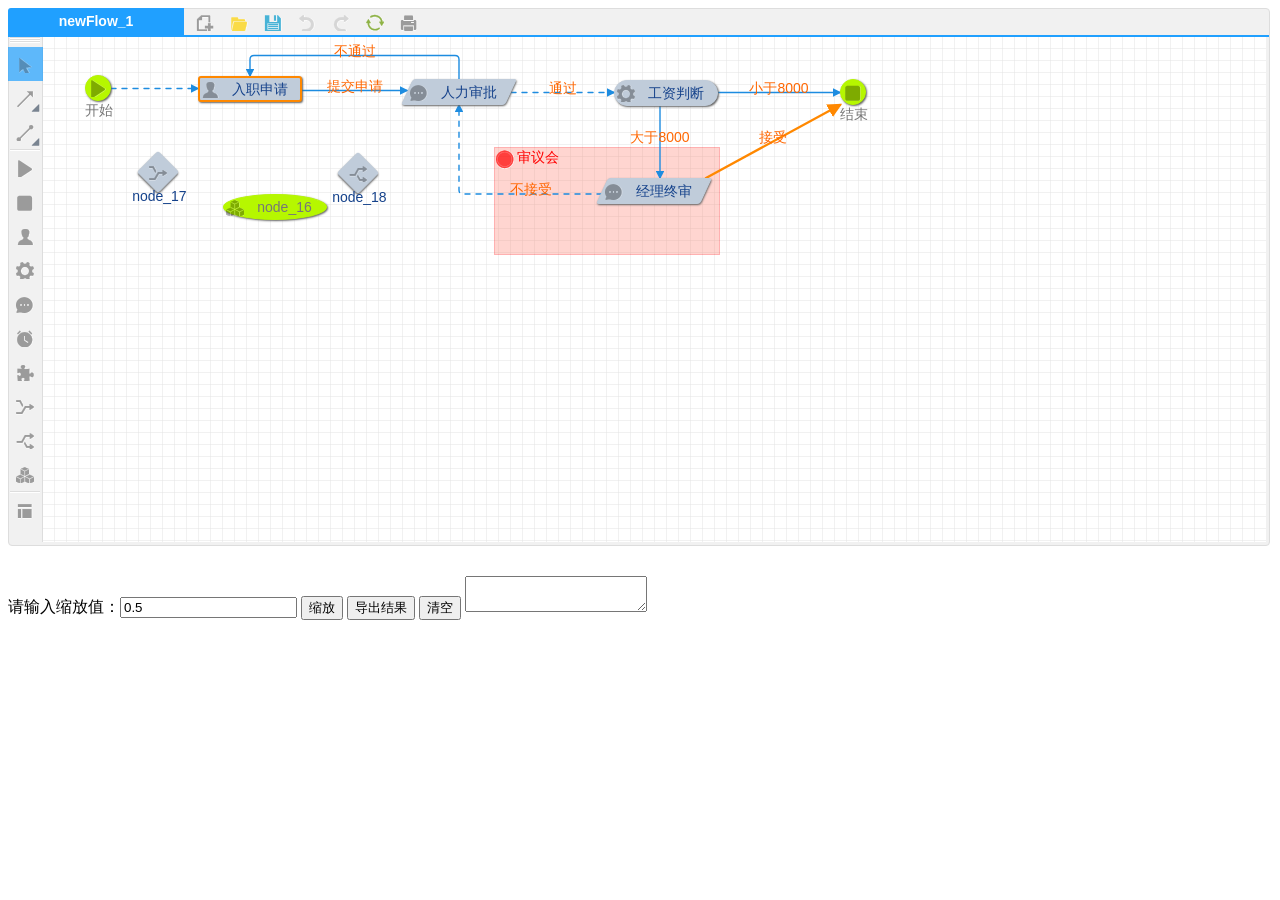
<file: examples/demo_sp_node.html>
<!DOCTYPE html>
<html xmlns:v="urn:schemas-microsoft-com:vml">
<head>
    <meta charset="utf-8">
    <meta http-equiv="X-UA-Compatible" content="IE=edge">
    <meta name="viewport" content="width=device-width, initial-scale=1">
    <meta name="renderer" content="webkit">
    <title>流程图DEMO - 特殊形状的节点</title>
    <!--[if lt IE 9]>
    <?import namespace="v" implementation="#default#VML" ?>
    <script type="text/javascript" src="https://cdn.bootcss.com/json2/20160511/json2.min.js"></script>
    <![endif]-->
    <link rel="shortcut icon" href="../assets/img/favicon.png" type="image/x-icon"/>
    <link rel="stylesheet" type="text/css" href="../dist/GooFlow.min.css"/>
</head>
<body>
<div id="demo" style="width:100%;height:540px;"></div>
<div id="demo2" style="width:100%;height:30px;"></div>
请输入缩放值：<input type="text" id="scaleValue" value="0.5"/>
<input id="scale" type="button" value='缩放' onclick="ResetScale()"/>
<input id="submit" type="button" value='导出结果' onclick="Export()"/>
<input id="clear" type="button" value='清空' onclick="demo.clearData()"/>
<textarea id="result" row="6"></textarea>
<script src="../assets/js/demo_sp_node.js"></script>
<script type="text/javascript">
    var property={
        auth:auth,
        toolBtns:["start round mix","end round","task","node capsule","chat parallelogram","state","plug","join rhomb","fork rhomb","complex ellipse mix"],
        haveHead:true,
        headLabel:true,
        headBtns:["new","open","save","undo","redo","reload","print"],//如果haveHead=true，则定义HEAD区的按钮
        haveTool:true,
		haveDirDashed:true,
		haveSegment:true,
		haveSegDashed:true,
        haveGroup:true,
        useOperStack:true
    };
    var demo;
    $(document).ready(function(){
        //demo=$.createGooFlow("#demo",property);
        demo=GooFlow.init("#demo",property);
        //demo.setNodeRemarks(remark);
        demo.loadData(jsondata);
        //demo.reinitSize(1000,520);
        demo.onItemRightClick=function(id, type){
            console.log("onItemRightClick: "+id+","+type);
            return true;//返回false可以阻止浏览器默认的右键菜单事件
        };
        demo.onItemDbClick=function(id, type){
            console.log("onItemDbClick: "+id+","+type);
            //return false;//返回false可以阻止原组件自带的双击直接编辑事件
        };
        demo.onBtnSaveClick=function(){
            demo.exportDiagram('myFlow');//流程图导出图片功能
        }
        demo.onPrintClick=function(){
            demo.print(1);
        };
    });
    function Export(){
        document.getElementById("result").value=JSON.stringify(demo.exportData());
    }
    function ResetScale(){
        demo.resetScale( parseFloat(document.getElementById("scaleValue").value) );
    }
    window.onresize=function(){
        demo.reinitSize(window.innerWidth-15,window.innerHeight-30);
    }
</script>
</body>
</html>
</file>
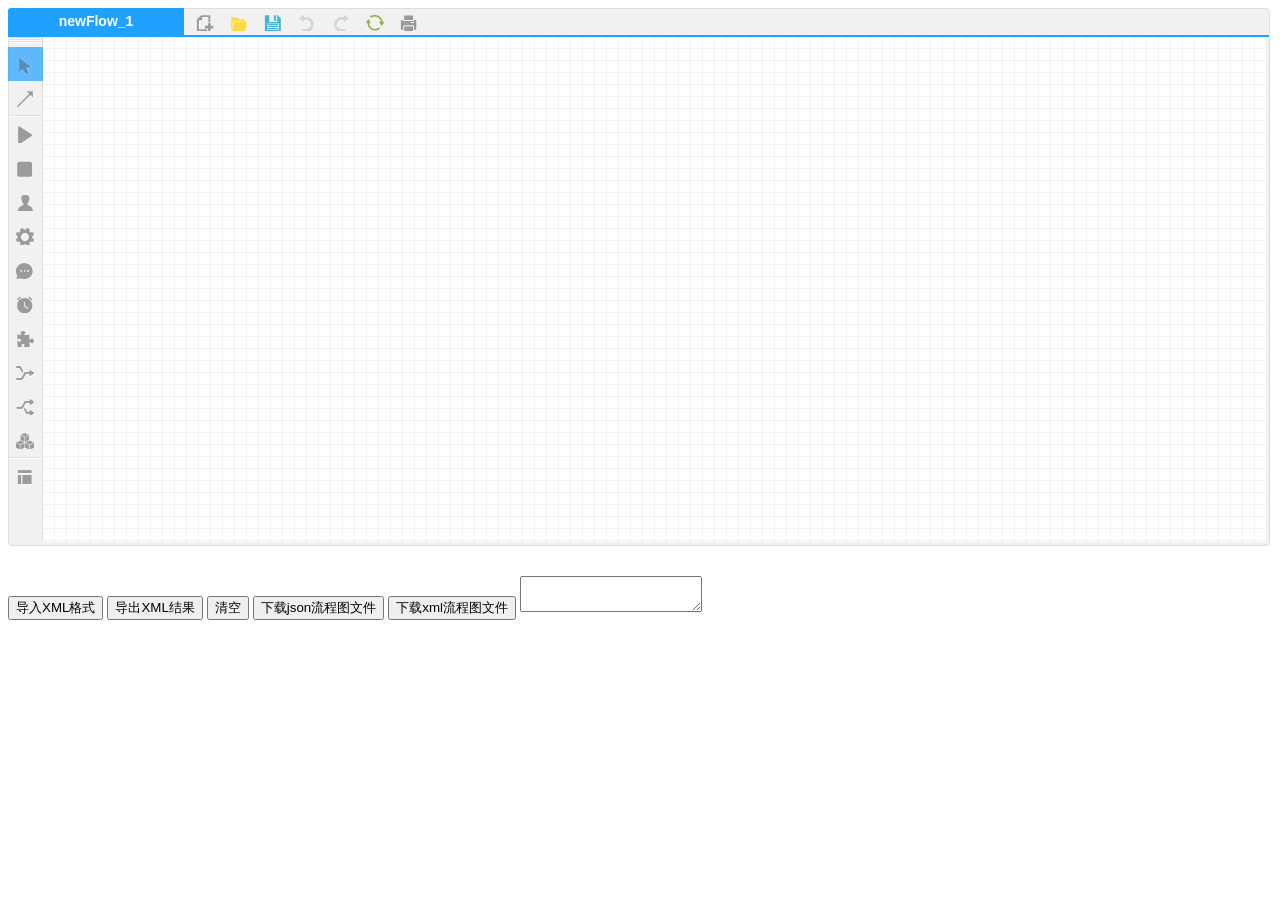
<file: examples/demo_xml.html>
<!DOCTYPE html>
<html xmlns:v="urn:schemas-microsoft-com:vml">
<head>
    <meta charset="utf-8">
    <meta http-equiv="X-UA-Compatible" content="IE=edge">
    <meta name="viewport" content="width=device-width, initial-scale=1">
    <meta name="renderer" content="webkit">
    <title>流程图DEMO - XML数据</title>
    <!--[if lt IE 9]>
    <?import namespace="v" implementation="#default#VML" ?>
    <script type="text/javascript" src="https://cdn.bootcss.com/json2/20160511/json2.min.js"></script>
    <![endif]-->
    <link rel="shortcut icon" href="../assets/img/favicon.png" type="image/x-icon"/>
    <link rel="stylesheet" type="text/css" href="../dist/GooFlow.min.css"/>
</head>
<body>
<div id="demo" style="width:100%;height:540px;"></div>
<div id="demo2" style="width:100%;height:30px;"></div>
<input id="load" type="button" value='导入XML格式' onclick="Load()"/>
<input id="submit" type="button" value='导出XML结果' onclick="Export()"/>
<input id="clear" type="button" value='清空' onclick="demo.clearData()"/>
<input type="button" value='下载json流程图文件' onclick="Download('json')"/>
<input type="button" value='下载xml流程图文件' onclick="Download('xml')"/>
<textarea id="result" row="6"></textarea>
<script src="../assets/js/demo_xml.js"></script>
<script type="text/javascript">
    var property={
        auth:auth,
        toolBtns:["start round mix","end round","task","node","chat","state","plug","join","fork","complex mix"],
        haveHead:true,
        headLabel:true,
        headBtns:["new","open","save","undo","redo","reload","print"],//如果haveHead=true，则定义HEAD区的按钮
        haveTool:true,
        haveGroup:true,
        useOperStack:true
    };
    var demo;
    $(document).ready(function(){
        //demo=$.createGooFlow("#demo",property);
        demo=GooFlow.init("#demo",property);
        // demo.loadData(jsondata);
        demo.onItemRightClick=function(id, type){
            console.log("onItemRightClick: "+id+","+type);
            return true;//返回false可以阻止浏览器默认的右键菜单事件
        };
        demo.onItemDbClick=function(id, type){
            console.log("onItemDbClick: "+id+","+type);
            //return false;//返回false可以阻止原组件自带的双击直接编辑事件
        };
        demo.onPrintClick=function(){
            demo.print(1);
        };
    });
    function Load(){
        $.ajax("demo/data2.xml",{
            success:function(data){
                demo.loadBpmnXML(data,{"startEvent":'start round mix',"endEvent":'end round mix'});
            }
        })
    }
    function Download(fileType){
        demo.exportDataFile('myFlow',fileType);
    }
    function Export(){
        document.getElementById("result").value=demo.exportBpmnXML({"start round mix":'startEvent',"end round mix":'endEvent'});
    }
    window.onresize=function(){
        demo.reinitSize(window.innerWidth-15,window.innerHeight-30);
    }
</script>
</body>
</html>
</file>
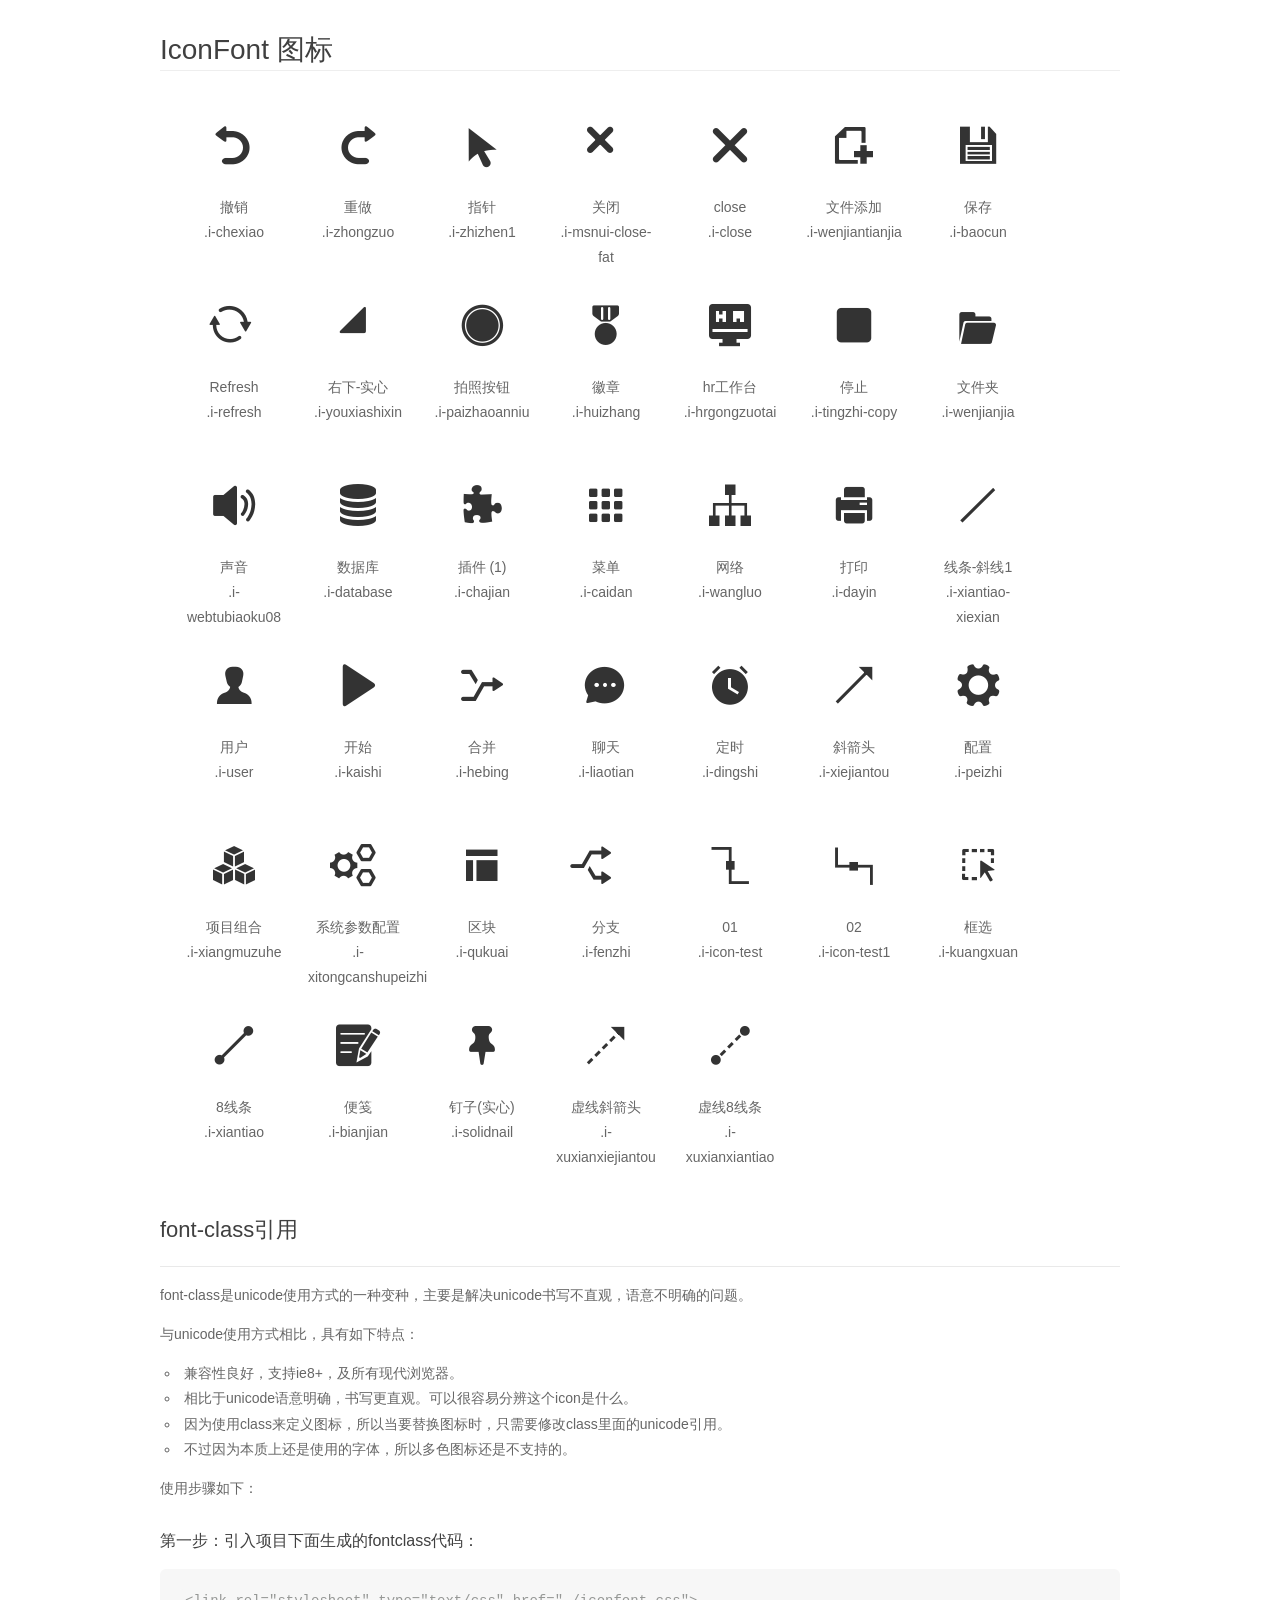
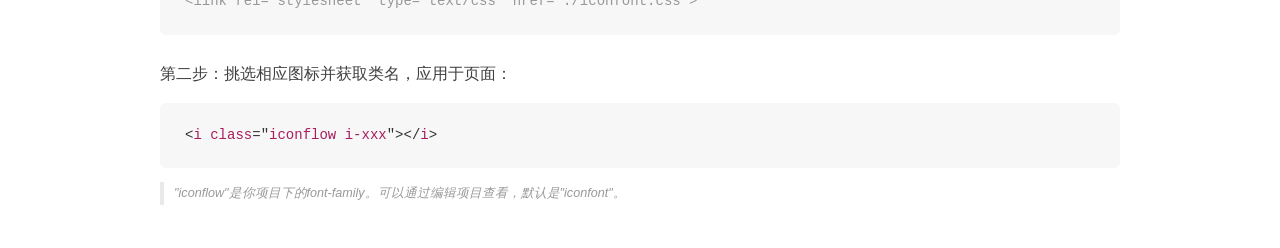
<file: dist/fonts/demo_fontclass.html>
<!DOCTYPE html>
<html>
<head>
    <meta charset="utf-8"/>
    <title>IconFont</title>
    <link rel="stylesheet" href="demo.css">
    <link rel="stylesheet" href="iconfont.css">
</head>
<body>
    <div class="main markdown">
        <h1>IconFont 图标</h1>
        <ul class="icon_lists clear">
            
                <li>
                <i class="icon iconflow i-chexiao"></i>
                    <div class="name">撤销</div>
                    <div class="fontclass">.i-chexiao</div>
                </li>
            
                <li>
                <i class="icon iconflow i-zhongzuo"></i>
                    <div class="name">重做</div>
                    <div class="fontclass">.i-zhongzuo</div>
                </li>
            
                <li>
                <i class="icon iconflow i-zhizhen1"></i>
                    <div class="name">指针</div>
                    <div class="fontclass">.i-zhizhen1</div>
                </li>
            
                <li>
                <i class="icon iconflow i-msnui-close-fat"></i>
                    <div class="name">关闭</div>
                    <div class="fontclass">.i-msnui-close-fat</div>
                </li>
            
                <li>
                <i class="icon iconflow i-close"></i>
                    <div class="name">close</div>
                    <div class="fontclass">.i-close</div>
                </li>
            
                <li>
                <i class="icon iconflow i-wenjiantianjia"></i>
                    <div class="name">文件添加</div>
                    <div class="fontclass">.i-wenjiantianjia</div>
                </li>
            
                <li>
                <i class="icon iconflow i-baocun"></i>
                    <div class="name">保存</div>
                    <div class="fontclass">.i-baocun</div>
                </li>
            
                <li>
                <i class="icon iconflow i-refresh"></i>
                    <div class="name">Refresh</div>
                    <div class="fontclass">.i-refresh</div>
                </li>
            
                <li>
                <i class="icon iconflow i-youxiashixin"></i>
                    <div class="name">右下-实心</div>
                    <div class="fontclass">.i-youxiashixin</div>
                </li>
            
                <li>
                <i class="icon iconflow i-paizhaoanniu"></i>
                    <div class="name">拍照按钮</div>
                    <div class="fontclass">.i-paizhaoanniu</div>
                </li>
            
                <li>
                <i class="icon iconflow i-huizhang"></i>
                    <div class="name">徽章</div>
                    <div class="fontclass">.i-huizhang</div>
                </li>
            
                <li>
                <i class="icon iconflow i-hrgongzuotai"></i>
                    <div class="name">hr工作台</div>
                    <div class="fontclass">.i-hrgongzuotai</div>
                </li>
            
                <li>
                <i class="icon iconflow i-tingzhi-copy"></i>
                    <div class="name">停止</div>
                    <div class="fontclass">.i-tingzhi-copy</div>
                </li>
            
                <li>
                <i class="icon iconflow i-wenjianjia"></i>
                    <div class="name">文件夹</div>
                    <div class="fontclass">.i-wenjianjia</div>
                </li>
            
                <li>
                <i class="icon iconflow i-webtubiaoku08"></i>
                    <div class="name">声音</div>
                    <div class="fontclass">.i-webtubiaoku08</div>
                </li>
            
                <li>
                <i class="icon iconflow i-database"></i>
                    <div class="name">数据库</div>
                    <div class="fontclass">.i-database</div>
                </li>
            
                <li>
                <i class="icon iconflow i-chajian"></i>
                    <div class="name">插件 (1)</div>
                    <div class="fontclass">.i-chajian</div>
                </li>
            
                <li>
                <i class="icon iconflow i-caidan"></i>
                    <div class="name">菜单</div>
                    <div class="fontclass">.i-caidan</div>
                </li>
            
                <li>
                <i class="icon iconflow i-wangluo"></i>
                    <div class="name">网络</div>
                    <div class="fontclass">.i-wangluo</div>
                </li>
            
                <li>
                <i class="icon iconflow i-dayin"></i>
                    <div class="name">打印</div>
                    <div class="fontclass">.i-dayin</div>
                </li>
            
                <li>
                <i class="icon iconflow i-xiantiao-xiexian"></i>
                    <div class="name">线条-斜线1</div>
                    <div class="fontclass">.i-xiantiao-xiexian</div>
                </li>
            
                <li>
                <i class="icon iconflow i-user"></i>
                    <div class="name">用户</div>
                    <div class="fontclass">.i-user</div>
                </li>
            
                <li>
                <i class="icon iconflow i-kaishi"></i>
                    <div class="name">开始</div>
                    <div class="fontclass">.i-kaishi</div>
                </li>
            
                <li>
                <i class="icon iconflow i-hebing"></i>
                    <div class="name">合并</div>
                    <div class="fontclass">.i-hebing</div>
                </li>
            
                <li>
                <i class="icon iconflow i-liaotian"></i>
                    <div class="name">聊天</div>
                    <div class="fontclass">.i-liaotian</div>
                </li>
            
                <li>
                <i class="icon iconflow i-dingshi"></i>
                    <div class="name">定时</div>
                    <div class="fontclass">.i-dingshi</div>
                </li>
            
                <li>
                <i class="icon iconflow i-xiejiantou"></i>
                    <div class="name">斜箭头</div>
                    <div class="fontclass">.i-xiejiantou</div>
                </li>
            
                <li>
                <i class="icon iconflow i-peizhi"></i>
                    <div class="name">配置</div>
                    <div class="fontclass">.i-peizhi</div>
                </li>
            
                <li>
                <i class="icon iconflow i-xiangmuzuhe"></i>
                    <div class="name">项目组合</div>
                    <div class="fontclass">.i-xiangmuzuhe</div>
                </li>
            
                <li>
                <i class="icon iconflow i-xitongcanshupeizhi"></i>
                    <div class="name">系统参数配置</div>
                    <div class="fontclass">.i-xitongcanshupeizhi</div>
                </li>
            
                <li>
                <i class="icon iconflow i-qukuai"></i>
                    <div class="name">区块</div>
                    <div class="fontclass">.i-qukuai</div>
                </li>
            
                <li>
                <i class="icon iconflow i-fenzhi"></i>
                    <div class="name">分支</div>
                    <div class="fontclass">.i-fenzhi</div>
                </li>
            
                <li>
                <i class="icon iconflow i-icon-test"></i>
                    <div class="name">01</div>
                    <div class="fontclass">.i-icon-test</div>
                </li>
            
                <li>
                <i class="icon iconflow i-icon-test1"></i>
                    <div class="name">02</div>
                    <div class="fontclass">.i-icon-test1</div>
                </li>
            
                <li>
                <i class="icon iconflow i-kuangxuan"></i>
                    <div class="name">框选</div>
                    <div class="fontclass">.i-kuangxuan</div>
                </li>
            
                <li>
                <i class="icon iconflow i-xiantiao"></i>
                    <div class="name">8线条</div>
                    <div class="fontclass">.i-xiantiao</div>
                </li>
            
                <li>
                <i class="icon iconflow i-bianjian"></i>
                    <div class="name">便笺</div>
                    <div class="fontclass">.i-bianjian</div>
                </li>
            
                <li>
                <i class="icon iconflow i-solidnail"></i>
                    <div class="name">钉子(实心)</div>
                    <div class="fontclass">.i-solidnail</div>
                </li>
            
                <li>
                <i class="icon iconflow i-xuxianxiejiantou"></i>
                    <div class="name">虚线斜箭头</div>
                    <div class="fontclass">.i-xuxianxiejiantou</div>
                </li>
            
                <li>
                <i class="icon iconflow i-xuxianxiantiao"></i>
                    <div class="name">虚线8线条</div>
                    <div class="fontclass">.i-xuxianxiantiao</div>
                </li>
            
        </ul>

        <h2 id="font-class-">font-class引用</h2>
        <hr>

        <p>font-class是unicode使用方式的一种变种，主要是解决unicode书写不直观，语意不明确的问题。</p>
        <p>与unicode使用方式相比，具有如下特点：</p>
        <ul>
        <li>兼容性良好，支持ie8+，及所有现代浏览器。</li>
        <li>相比于unicode语意明确，书写更直观。可以很容易分辨这个icon是什么。</li>
        <li>因为使用class来定义图标，所以当要替换图标时，只需要修改class里面的unicode引用。</li>
        <li>不过因为本质上还是使用的字体，所以多色图标还是不支持的。</li>
        </ul>
        <p>使用步骤如下：</p>
        <h3 id="-fontclass-">第一步：引入项目下面生成的fontclass代码：</h3>


        <pre><code class="lang-js hljs javascript"><span class="hljs-comment">&lt;link rel="stylesheet" type="text/css" href="./iconfont.css"&gt;</span></code></pre>
        <h3 id="-">第二步：挑选相应图标并获取类名，应用于页面：</h3>
        <pre><code class="lang-css hljs">&lt;<span class="hljs-selector-tag">i</span> <span class="hljs-selector-tag">class</span>="<span class="hljs-selector-tag">iconflow</span> <span class="hljs-selector-tag">i-xxx</span>"&gt;&lt;/<span class="hljs-selector-tag">i</span>&gt;</code></pre>
        <blockquote>
        <p>"iconflow"是你项目下的font-family。可以通过编辑项目查看，默认是"iconfont"。</p>
        </blockquote>
    </div>
</body>
</html>
</file>
<file: react/static/css/main.14b93e12.chunk.css>
body,html{height:100%}body{margin:0;padding:0;font-family:-apple-system,BlinkMacSystemFont,Segoe UI,Roboto,Oxygen,Ubuntu,Cantarell,Fira Sans,Droid Sans,Helvetica Neue,sans-serif;-webkit-font-smoothing:antialiased;-moz-osx-font-smoothing:grayscale}code{font-family:source-code-pro,Menlo,Monaco,Consolas,Courier New,monospace}#root,#root>div,.nav{height:100%}.nav{position:fixed;top:0;left:0;width:220px;bottom:0;margin:0;overflow:auto;padding-top:12px;padding-left:0;background-color:#282c34}.nav,.nav>li{display:block}.nav>li{list-style:none;text-indent:20px;padding:0;overflow:hidden}.nav>li>a{text-decoration:none;color:#fff;display:block;padding:.25rem 0}.nav>li>a.selected{background-color:#f60}.nav>li>a:hover{color:#3892d3}.nav>li>a.selected:hover{color:#666}.content{min-width:1000px;margin-left:220px;padding:10px;position:relative;box-sizing:border-box;background-color:#32363e;height:100%}.App{text-align:center;position:absolute;top:0;bottom:0;left:0;right:0}.App-logo{-webkit-animation:App-logo-spin 20s linear infinite;animation:App-logo-spin 20s linear infinite;height:40vmin}.App-header{min-height:100vh;display:flex;flex-direction:column;align-items:center;justify-content:center;font-size:calc(10px + 2vmin);color:#fff}.App-link{color:#61dafb}@-webkit-keyframes App-logo-spin{0%{-webkit-transform:rotate(0deg);transform:rotate(0deg)}to{-webkit-transform:rotate(1turn);transform:rotate(1turn)}}@keyframes App-logo-spin{0%{-webkit-transform:rotate(0deg);transform:rotate(0deg)}to{-webkit-transform:rotate(1turn);transform:rotate(1turn)}}v\:group,v\:imagedata,v\:line,v\:oval,v\:polyline,v\:rect,v\:stroke,v\:textbox{display:inline-block;background:transparent}::-ms-clear,::-ms-reveal{display:none}.GooFlow{background:#f1f1f1;border:1px solid #ddd;position:relative;border-radius:4px;color:#333;overflow:hidden;-moz-user-select:none;-webkit-user-select:none;-ms-user-select:none;user-select:none}.GooFlow,.GooFlow *{font-size:14px;line-height:1.42857143;font-family:Helvetica Neue,Helvetica,PingFang SC,Hiragino Sans GB,Microsoft YaHei,"\5FAE\8F6F\96C5\9ED1",Arial,sans-serif}.GooFlow,.GooFlow *,.GooFlow:after,.GooFlow :after,.GooFlow:before,.GooFlow :before{box-sizing:border-box}.GooFlow i{display:block;width:18px;height:18px;overflow:hidden;font-size:18px;color:#777;text-align:center;margin:0 auto;filter:Alpha(Opacity=70);-moz-opacity:.7;opacity:.7;text-shadow:.5px 0 #fff,0 .5px #fff;line-height:1}.GooFlow li.a_disabled,.GooFlow li.a_disabled:hover{border:0!important;padding:4px 6px;background:transparent!important;cursor:not-allowed!important}.GooFlow li.a_disabled i:before{color:#ccc!important}.GooFlow_work{position:absolute;top:3px;right:3px;bottom:3px;left:3px;overflow:auto;background-color:#fff;z-index:0}.GooFlow_work .GooFlow_work_inner{position:relative;overflow:hidden;background-image:url([data-uri]);outline:none}.GooFlow_work text{color:#fff;font-size:14px;line-height:1.42857143;font-family:Microsoft Yahei,Helvetica Neue,Helvetica,Hiragino Sans GB,WenQuanYi Micro Hei,Arial,sans-serif}.GooFlow_head{clear:both;height:28px;border-bottom:2px solid #00b4e1;margin-left:-1px}.GooFlow_head label{font-weight:700;display:block;white-space:nowrap;text-overflow:ellipsis;height:27px;padding:3px;width:176px;background:#00b4e1;float:left;color:#fff;border-radius:3px 0 0 0;overflow:hidden;margin:-1px 4px 0 0;text-align:center}.GooFlow_head_btn{display:block;border:0;height:26px;width:30px;cursor:default;padding:4px 6px;margin:0 2px;float:left;outline:none;blr:expression(this.onFocus=this.blur());text-decoration:none;cursor:pointer}.GooFlow_head_btn i{display:inline-block;overflow:hidden;width:18px;height:18px;border:0;font-size:16px;line-height:18px}.GooFlow_head_btn:hover{background:#fff;padding:4px 5px;border-left:1px solid #ddd;border-right:1px solid #ddd}.GooFlow_tool{position:absolute;left:0;bottom:3px;z-index:1;border-right:1px solid #ddd;margin:0 0 0 -1px;display:block;padding:0!important}.GooFlow_tool span{height:0;overflow:hidden;border-top:1px solid #ddd;border-bottom:1px solid #fff;margin:0 2px;clear:both;display:block}.GooFlow_tool li{display:block;border:0;height:34px;padding:8px;clear:both;position:relative;margin-right:-1px}.GooFlow_tool_btn{cursor:pointer;color:#777}.GooFlow_tool_btn>i{display:block;overflow:hidden;width:18px;height:18px;border:0;float:left}.GooFlow_tool_btn:hover{border:1px solid #ddd;background:#fff;padding:7px}.GooFlow_tool_btndown{cursor:default;filter:Alpha(Opacity=70);-moz-opacity:.7;opacity:.7;background:#00b4e1}.GooFlow_tool_btndown>i{display:block;float:left;overflow:hidden;width:18px;height:18px;color:#000;filter:Alpha(Opacity=37);-moz-opacity:.37;opacity:.37;position:relative}.GooFlow_tool_btn>em,.GooFlow_tool_btndown>em{font-style:normal;display:block;float:left;padding-left:5px;height:18px;font-size:12px;line-height:20px;filter:Alpha(Opacity=80);-moz-opacity:.8;opacity:.8;overflow:hidden;text-overflow:ellipsis;white-space:nowrap}.GooFlow_tool_btndown>em{color:#fff}.GooFlow_tool_btn .rs_rb,.GooFlow_tool_btndown .rs_rb{bottom:2px!important;right:2px!important;cursor:inherit!important}.GooFlow_tool_btn:hover .rs_rb{bottom:1px!important;right:1px!important}.GooFlow_tool ul{display:none;padding:0;background:#f1f1f1;margin:0;position:absolute;left:100%;top:0;z-index:99999;box-shadow:1px 1px 0 rgba(99,99,99,.2)}.GooFlow_tool>div:hover ul{display:block}.GooFlow_tool_btndown:hover ul{display:block;top:0;margin-left:-1px}.Gooflow_extend_right{top:0;right:0;height:100%;width:14px;cursor:e-resize}.Gooflow_extend_bottom,.Gooflow_extend_right{position:absolute;z-index:10002;filter:Alpha(Opacity=20);-moz-opacity:.2;opacity:.2}.Gooflow_extend_bottom{bottom:0;left:0;width:100%;height:14px;cursor:s-resize}.Gooflow_extend_bottom:hover,.Gooflow_extend_right:hover{background-color:#999;border:1px solid #fff}.GooFlow_work_group{top:0;left:0}.GooFlow_area,.GooFlow_work_group{cursor:default;position:absolute;overflow:hidden}.GooFlow_area .lock{cursor:default}.GooFlow_area .bg{cursor:move;filter:Alpha(Opacity=30);-moz-opacity:.3;opacity:.3}.GooFlow_area.lock .bg{cursor:default}.GooFlow_area label{cursor:text;top:0;left:23px;position:absolute;display:block}.GooFlow_area.lock label{cursor:default}.GooFlow_area i{top:2px;left:2px;width:18px;height:20px;position:absolute;cursor:pointer}.GooFlow_area i:before{content:"\E6BD"}.GooFlow_area.area_red .bg{border:1px solid red;background-color:#ff7865}.GooFlow_area.area_red i,.GooFlow_area.area_red label{color:red}.GooFlow_area.area_yellow .bg{border:1px solid #cd925a;background-color:#ffd564}.GooFlow_area.area_yellow i,.GooFlow_area.area_yellow label{color:#ffba1d}.GooFlow_area.area_blue .bg{border:1px solid #347bb1;background-color:#549cde}.GooFlow_area.area_blue i,.GooFlow_area.area_blue label{color:#347bb1}.GooFlow_area.area_green .bg{border:1px solid green;background-color:#84ca04}.GooFlow_area.area_green i,.GooFlow_area.area_green label{color:green}.GooFlow_area.area_milk .bg{border:1px solid #333;background-color:#fff;filter:Alpha(Opacity=50);-moz-opacity:.5;opacity:.5}.GooFlow_area.area_milk i,.GooFlow_area.area_milk label{color:#777}.GooFlow_area em{display:block;cursor:pointer;position:absolute;top:50%;left:50%;width:30px;height:30px;font-size:28px!important;margin:-10px 0 0 -10px;color:#475669;filter:Alpha(Opacity=70);-moz-opacity:.7;opacity:.7}.GooFlow_area em.bind:before{content:"\E603"}.GooFlow_area em.unbind:before{content:"\E62F"}.GooFlow_area.lock em{display:none}.GooFlow_work svg{display:block;position:absolute;top:0;left:0}.GooFlow_work v\:group{position:relative;display:block}.GooFlow_work v\:group v\:line,.GooFlow_work v\:group v\:polyline{overflow:visible}.GooFlow_work v\:group div{cursor:text;position:absolute;overflow:visible;display:inline;float:left;white-space:nowrap}.GooFlow_work .draw{color:#f80}.GooFlow_item{position:absolute;border:1px solid #a1dceb;z-index:3;overflow:hidden\0;border-radius:3px;background-color:#c1dcfc;box-shadow:1px 1px 2px #636363}.GooFlow table{margin:0;padding:0 1px;border-radius:2px}.GooFlow td,.GooFlow td div{vertical-align:middle;text-align:center;padding:0;cursor:inherit;word-wrap:break-word;word-break:break-all}.GooFlow .ico{width:18px;cursor:move;text-align:center;vertical-align:middle}.GooFlow .ico i{filter:Alpha(Opacity=30);-moz-opacity:.3;opacity:.3;color:#000;margin:0 auto}.GooFlow .item_round{border-radius:50%;overflow:visible}.GooFlow .item_round table{border:0;padding:0;width:24px;height:24px}.GooFlow .item_round .span{display:block;text-align:center;position:absolute;top:100%;left:-110%;width:330%;overflow:visible;padding:0;cursor:inherit;word-wrap:break-word;word-break:break-all}.GooFlow .item_mix{background:#b6f700;color:#fff}.GooFlow .item_capsule{border-radius:13px}.GooFlow .item_ellipse{border-radius:50%/50%}.GooFlow .item_rhomb{-webkit-transform:rotate(45deg);transform:rotate(45deg)}.GooFlow .item_rhomb table{border:0;padding:0;-webkit-transform:rotate(-45deg);transform:rotate(-45deg);width:28px;height:28px}.GooFlow .item_rhomb>div .rs_close{-webkit-transform:rotate(-45deg);transform:rotate(-45deg);top:-50%;left:50%;margin-left:-3px}.GooFlow .item_rhomb .span{display:block;text-align:center;position:absolute;top:70%;left:-60%;width:350%;overflow:visible;padding:0;cursor:default;word-wrap:break-word;word-break:break-all;-webkit-transform:rotate(-45deg);transform:rotate(-45deg)}.GooFlow .item_custom{background-color:initial!important;border:1px solid transparent;box-shadow:none!important}.GooFlow .item_custom table{padding:0;margin:-1px}.GooFlow .item_custom .span{display:block;text-align:center;position:absolute;top:100%;left:0;width:100%;overflow:visible;padding:0;cursor:default;word-wrap:break-word;word-break:break-all}.GooFlow .item_focus{border:1px solid #3892d3!important;z-index:5}.GooFlow .item_focus table{margin:0!important}.GooFlow .item_focus.item_custom>table{margin:-1px!important}.GooFlow .item_mark{border:2px solid #f80}.GooFlow .item_mark table{margin:-1px}.GooFlow .item_mark .span{margin-top:1px}.GooFlow .item_mark.item_rhomb .span{margin-left:1px}.GooFlow .item_mark.item_custom>table{margin:-2px}.GooFlow_work_inner.crosshair .GooFlow_item:hover{cursor:crosshair!important;border:2px solid #f80!important}.GooFlow_work_inner.crosshair .GooFlow_item:hover table{margin:-1px}.GooFlow_work_inner.crosshair .GooFlow_item:hover .ico{cursor:crosshair!important}.GooFlow_work_inner.crosshair .GooFlow_item:hover .span{margin-top:1px}.GooFlow_work_inner.crosshair .GooFlow_item.item_rhomb:hover .span{margin-left:1px}.GooFlow_work_inner.crosshair .GooFlow_item.item_custom:hover table{margin:-2px!important}.GooFlow_work_paper{cursor:default;position:absolute;overflow:hidden;top:0;left:0}.GooFlow_memo{position:absolute;box-shadow:1px 1px 1px rgba(0,0,0,.15);cursor:move;background-color:#fff4a8;color:#fff4a8;background:-webkit-linear-gradient(left top,transparent 50%,rgba(0,0,0,.1) 0) no-repeat 0 0/10px 10px,-webkit-linear-gradient(315deg,transparent 7px,#fff4a8 0);background:linear-gradient(to right bottom,transparent 50%,rgba(0,0,0,.1) 0) no-repeat 0 0/10px 10px,linear-gradient(135deg,transparent 7px,#fff4a8 0)}.GooFlow_memo .stud{position:absolute;left:50%;top:-4px;margin-left:-7px;width:14px;font-size:14px;color:#475669;line-height:1}.GooFlow_memo .stud:before{content:"\E6B6"}.GooFlow_memo .memo_body{padding:9px;border:1px solid #3892d3}.GooFlow_memo .memo_body .memo_text{cursor:text;min-height:34px;font-size:12px;overflow:hidden;color:#444;word-wrap:break-word;word-break:break-all}.GooFlow_memo.lock .memo_body{border-color:transparent}.GooFlow_memo .memo_oper{display:block}.GooFlow_memo.lock .memo_oper{display:none}.GooFlow textarea{position:absolute;border:1px solid #3892d3;display:none;overflow-y:visible;width:100px;z-index:10001}.GooFlow div .rs_right{overflow:hidden;position:absolute;right:-1px;top:-1px;height:100%;width:6px;cursor:w-resize}.GooFlow div .rs_bottom{overflow:hidden;position:absolute;left:-1px;bottom:-1px;width:100%;height:6px;cursor:n-resize}.GooFlow div .rs_rb{position:absolute;right:-1px;bottom:0;width:10px;height:9px;filter:Alpha(Opacity=70);-moz-opacity:.7;opacity:.7;font-family:iconflow!important;font-size:12px;color:#475669;line-height:1;overflow:hidden;cursor:nw-resize}.GooFlow .GooFlow_tool_btndown .rs_rb{color:#fff}.GooFlow div .rs_rb:before{content:"\E6B7"}.GooFlow div .rs_close{position:absolute;right:-1px;top:1px;width:10px;height:9px;filter:Alpha(Opacity=70);-moz-opacity:.7;opacity:.7;font-family:iconflow!important;font-size:12px;color:#475669;line-height:1;overflow:hidden;cursor:pointer}.GooFlow div .rs_close:before{content:"\E674"}.GooFlow .rs_ghost{position:absolute;display:none;overflow:hidden;border:1px dashed #8492a6;background:#e5e9f2;filter:Alpha(Opacity=40);-moz-opacity:.4;opacity:.4;z-index:10}.GooFlow .rs_ghost.multi{z-index:0!important;border-color:#666;background:#ddd}.GooFlow_line_oper,.GooFlow_multi_oper{width:82px;height:20px;background:#e5e9f2;border:1px solid #8492a6;position:absolute;filter:Alpha(Opacity=80);-moz-opacity:.8;opacity:.8;z-index:10000}.GooFlow .GooFlow_line_mp{width:9px;height:9px;filter:Alpha(Opacity=40);-moz-opacity:.4;opacity:.4;background:#333;cursor:crosshair}.GooFlow .GooFlow_line_mp,.GooFlow_linemove{overflow:hidden;position:absolute;z-index:9999}.GooFlow_linemove{background-color:initial;filter:Alpha(Opacity=50);-moz-opacity:.5;opacity:.5}.GooFlow_line_oper i,.GooFlow_multi_oper i{display:inline-block;margin-left:2px;cursor:pointer;position:relative}.GooFlow .b_l1:before{content:"\E60D";color:#1f2d3d}.GooFlow .b_l2:before{content:"\E60E";color:#1f2d3d}.GooFlow .b_l3:before{content:"\E601";color:#1f2d3d}.GooFlow .b_x:before{content:"\E61A";color:red}.GooFlow .GooFlow_multi_oper{width:20px;display:none}.GooFlow .GooFlow_multi_oper i{margin-left:0}.GooFlow .h-align{height:100%;width:1px;border-left:1px dashed rgba(0,0,0,.5)}.GooFlow .h-align,.GooFlow .v-align{position:absolute;top:0;left:0;overflow:hidden;display:none}.GooFlow .v-align{width:100%;height:1px;border-top:1px dashed rgba(0,0,0,.5)}.GooFlow_nav_map,.GooFlow_nav_map *{box-sizing:border-box}.GooFlow_nav_map{position:relative;display:block;padding:0;overflow:hidden}.GooFlow_nav_map .viewbox{position:absolute;box-shadow:0 0 0 3000px hsla(0,0%,93.3%,.5);top:0;left:0;width:100%;height:100%;border:1px solid #dcdfe6;margin:-1px;cursor:move}.GooFlow_nav_map .map{width:100%;height:100%}@font-face{font-family:iconflow;src:url(../../static/media/iconfont.e940cb78.eot);src:url(../../static/media/iconfont.e940cb78.eot#iefix) format("embedded-opentype"),url(../../static/media/iconfont.0948683a.woff2) format("woff2"),url(../../static/media/iconfont.cfa8a6da.woff) format("woff"),url(../../static/media/iconfont.c44bfdfc.ttf) format("truetype"),url(../../static/media/iconfont.4829c189.svg#iconflow) format("svg")}.GooFlow .GooFlow_line_oper i,.GooFlow .GooFlow_multi_oper i,.GooFlow .rs_ghost .ico i,.GooFlow_area em,.GooFlow_area i,.GooFlow_head i,.GooFlow_item .ico i,.GooFlow_memo i,.GooFlow_tool i{font-family:iconflow!important;font-size:18px;line-height:20px;font-style:normal;-webkit-font-smoothing:antialiased;-webkit-text-stroke-width:.2px;-moz-osx-font-smoothing:grayscale}.GooFlow .ico_cursor:before{content:"\E602"}.GooFlow .ico_multi:before{content:"\E6E0"}.GooFlow .ico_direct:before{content:"\E605"}.GooFlow .ico_segment:before{content:"\E615"}.GooFlow .ico_dirDashed:before{content:"\E620"}.GooFlow .ico_segDashed:before{content:"\E621"}.GooFlow .ico_group:before{content:"\E663"}.GooFlow .ico_memo:before{content:"\E604"}.GooFlow .ico_start:before{content:"\E700"}.GooFlow .ico_end:before{content:"\E609"}.GooFlow .ico_fork:before{content:"\E60C"}.GooFlow .ico_join:before{content:"\E606"}.GooFlow .ico_complex:before{content:"\E872"}.GooFlow .ico_node:before{content:"\E678"}.GooFlow .ico_task:before{content:"\E6AF"}.GooFlow .ico_chat:before{content:"\E61B"}.GooFlow .ico_state:before{content:"\E633"}.GooFlow .ico_plug:before{content:"\E66C"}.GooFlow .ico_menu:before{content:"\E649"}.GooFlow .ico_sound:before{content:"\E643"}.GooFlow .ico_open:before{content:"\E7A0";color:#ffd300}.GooFlow .ico_new:before{content:"\E659"}.GooFlow .ico_reload:before{content:"\E607";color:#690}.GooFlow .ico_save:before{content:"\E63D";color:#09c}.GooFlow .ico_undo:before{content:"\E673";color:#f80}.GooFlow .ico_redo:before{content:"\E672";color:#f80}.GooFlow .ico_print:before{content:"\E671"}.GooFlow .ico_huber{background:url([data-uri]) no-repeat -116px -45px}.GooFlow .ico_huber,.GooFlow .ico_router{opacity:1!important;filter:Alpha(Opacity=100)!important}.GooFlow .ico_router{background:url([data-uri]) no-repeat -97px -45px}.GooFlow .custom_huber{background:url([data-uri]) no-repeat -1px -84px}.GooFlow .custom_huber,.GooFlow .custom_router{opacity:1!important;filter:Alpha(Opacity=100)!important}.GooFlow .custom_router{background:url([data-uri]) no-repeat -106px -83px}.GooFlow .ico_plug2{background:url([data-uri]) no-repeat -135px -45px;opacity:1!important;filter:Alpha(Opacity=100)!important}
</file>
<file: dist/fonts/demo.css>
*{margin: 0;padding: 0;list-style: none;}
/*
KISSY CSS Reset
理念：1. reset 的目的不是清除浏览器的默认样式，这仅是部分工作。清除和重置是紧密不可分的。
2. reset 的目的不是让默认样式在所有浏览器下一致，而是减少默认样式有可能带来的问题。
3. reset 期望提供一套普适通用的基础样式。但没有银弹，推荐根据具体需求，裁剪和修改后再使用。
特色：1. 适应中文；2. 基于最新主流浏览器。
维护：玉伯<lifesinger@gmail.com>, 正淳<ragecarrier@gmail.com>
 */

/** 清除内外边距 **/
body, h1, h2, h3, h4, h5, h6, hr, p, blockquote, /* structural elements 结构元素 */
dl, dt, dd, ul, ol, li, /* list elements 列表元素 */
pre, /* text formatting elements 文本格式元素 */
form, fieldset, legend, button, input, textarea, /* form elements 表单元素 */
th, td /* table elements 表格元素 */ {
  margin: 0;
  padding: 0;
}

/** 设置默认字体 **/
body,
button, input, select, textarea /* for ie */ {
  font: 12px/1.5 tahoma, arial, \5b8b\4f53, sans-serif;
}
h1, h2, h3, h4, h5, h6 { font-size: 100%; }
address, cite, dfn, em, var { font-style: normal; } /* 将斜体扶正 */
code, kbd, pre, samp { font-family: courier new, courier, monospace; } /* 统一等宽字体 */
small { font-size: 12px; } /* 小于 12px 的中文很难阅读，让 small 正常化 */

/** 重置列表元素 **/
ul, ol { list-style: none; }

/** 重置文本格式元素 **/
a { text-decoration: none; }
a:hover { text-decoration: underline; }


/** 重置表单元素 **/
legend { color: #000; } /* for ie6 */
fieldset, img { border: 0; } /* img 搭车：让链接里的 img 无边框 */
button, input, select, textarea { font-size: 100%; } /* 使得表单元素在 ie 下能继承字体大小 */
/* 注：optgroup 无法扶正 */

/** 重置表格元素 **/
table { border-collapse: collapse; border-spacing: 0; }

/* 清除浮动 */
.ks-clear:after, .clear:after {
  content: '\20';
  display: block;
  height: 0;
  clear: both;
}
.ks-clear, .clear {
  *zoom: 1;
}

.main {
  padding: 30px 100px;
width: 960px;
margin: 0 auto;
}
.main h1{font-size:36px; color:#333; text-align:left;margin-bottom:30px; border-bottom: 1px solid #eee;}

.helps{margin-top:40px;}
.helps pre{
  padding:20px;
  margin:10px 0;
  border:solid 1px #e7e1cd;
  background-color: #fffdef;
  overflow: auto;
}

.icon_lists{
  width: 100% !important;

}

.icon_lists li{
  float:left;
  width: 100px;
  height:180px;
  text-align: center;
  list-style: none !important;
}
.icon_lists .icon{
  font-size: 42px;
  line-height: 100px;
  margin: 10px 0;
  color:#333;
  -webkit-transition: font-size 0.25s ease-out 0s;
  -moz-transition: font-size 0.25s ease-out 0s;
  transition: font-size 0.25s ease-out 0s;

}
.icon_lists .icon:hover{
  font-size: 100px;
}



.markdown {
  color: #666;
  font-size: 14px;
  line-height: 1.8;
}

.highlight {
  line-height: 1.5;
}

.markdown img {
  vertical-align: middle;
  max-width: 100%;
}

.markdown h1 {
  color: #404040;
  font-weight: 500;
  line-height: 40px;
  margin-bottom: 24px;
}

.markdown h2,
.markdown h3,
.markdown h4,
.markdown h5,
.markdown h6 {
  color: #404040;
  margin: 1.6em 0 0.6em 0;
  font-weight: 500;
  clear: both;
}

.markdown h1 {
  font-size: 28px;
}

.markdown h2 {
  font-size: 22px;
}

.markdown h3 {
  font-size: 16px;
}

.markdown h4 {
  font-size: 14px;
}

.markdown h5 {
  font-size: 12px;
}

.markdown h6 {
  font-size: 12px;
}

.markdown hr {
  height: 1px;
  border: 0;
  background: #e9e9e9;
  margin: 16px 0;
  clear: both;
}

.markdown p,
.markdown pre {
  margin: 1em 0;
}

.markdown > p,
.markdown > blockquote,
.markdown > .highlight,
.markdown > ol,
.markdown > ul {
  width: 80%;
}

.markdown ul > li {
  list-style: circle;
}

.markdown > ul li,
.markdown blockquote ul > li {
  margin-left: 20px;
  padding-left: 4px;
}

.markdown > ul li p,
.markdown > ol li p {
  margin: 0.6em 0;
}

.markdown ol > li {
  list-style: decimal;
}

.markdown > ol li,
.markdown blockquote ol > li {
  margin-left: 20px;
  padding-left: 4px;
}

.markdown code {
  margin: 0 3px;
  padding: 0 5px;
  background: #eee;
  border-radius: 3px;
}

.markdown pre {
  border-radius: 6px;
  background: #f7f7f7;
  padding: 20px;
}

.markdown pre code {
  border: none;
  background: #f7f7f7;
  margin: 0;
}

.markdown strong,
.markdown b {
  font-weight: 600;
}

.markdown > table {
  border-collapse: collapse;
  border-spacing: 0px;
  empty-cells: show;
  border: 1px solid #e9e9e9;
  width: 95%;
  margin-bottom: 24px;
}

.markdown > table th {
  white-space: nowrap;
  color: #333;
  font-weight: 600;

}

.markdown > table th,
.markdown > table td {
  border: 1px solid #e9e9e9;
  padding: 8px 16px;
  text-align: left;
}

.markdown > table th {
  background: #F7F7F7;
}

.markdown blockquote {
  font-size: 90%;
  color: #999;
  border-left: 4px solid #e9e9e9;
  padding-left: 0.8em;
  margin: 1em 0;
  font-style: italic;
}

.markdown blockquote p {
  margin: 0;
}

.markdown .anchor {
  opacity: 0;
  transition: opacity 0.3s ease;
  margin-left: 8px;
}

.markdown .waiting {
  color: #ccc;
}

.markdown h1:hover .anchor,
.markdown h2:hover .anchor,
.markdown h3:hover .anchor,
.markdown h4:hover .anchor,
.markdown h5:hover .anchor,
.markdown h6:hover .anchor {
  opacity: 1;
  display: inline-block;
}

.markdown > br,
.markdown > p > br {
  clear: both;
}


.hljs {
  display: block;
  background: white;
  padding: 0.5em;
  color: #333333;
  overflow-x: auto;
}

.hljs-comment,
.hljs-meta {
  color: #969896;
}

.hljs-string,
.hljs-variable,
.hljs-template-variable,
.hljs-strong,
.hljs-emphasis,
.hljs-quote {
  color: #df5000;
}

.hljs-keyword,
.hljs-selector-tag,
.hljs-type {
  color: #a71d5d;
}

.hljs-literal,
.hljs-symbol,
.hljs-bullet,
.hljs-attribute {
  color: #0086b3;
}

.hljs-section,
.hljs-name {
  color: #63a35c;
}

.hljs-tag {
  color: #333333;
}

.hljs-title,
.hljs-attr,
.hljs-selector-id,
.hljs-selector-class,
.hljs-selector-attr,
.hljs-selector-pseudo {
  color: #795da3;
}

.hljs-addition {
  color: #55a532;
  background-color: #eaffea;
}

.hljs-deletion {
  color: #bd2c00;
  background-color: #ffecec;
}

.hljs-link {
  text-decoration: underline;
}

pre{
  background: #fff;
}
</file>
<file: dist/fonts/iconfont.css>
@font-face {font-family: "iconflow";
  src: url('iconflow.eot?t=1533606846066'); /* IE9*/
  src: url('iconflow.eot?t=1533606846066#iefix') format('embedded-opentype'), /* IE6-IE8 */
  url('[data-uri]') format('woff'),
  url('iconfont.ttf?t=1533606846066') format('truetype'), /* chrome, firefox, opera, Safari, Android, iOS 4.2+*/
  url('iconfont.svg?t=1533606846066#iconflow') format('svg'); /* iOS 4.1- */
}

.iconflow {
  font-family:"iconflow" !important;
  font-size:16px;
  font-style:normal;
  -webkit-font-smoothing: antialiased;
  -moz-osx-font-smoothing: grayscale;
}

.i-chexiao:before { content: "\e673"; }

.i-zhongzuo:before { content: "\e672"; }

.i-zhizhen1:before { content: "\e602"; }

.i-msnui-close-fat:before { content: "\e674"; }

.i-close:before { content: "\e61a"; }

.i-wenjiantianjia:before { content: "\e659"; }

.i-baocun:before { content: "\e63d"; }

.i-refresh:before { content: "\e607"; }

.i-youxiashixin:before { content: "\e6b7"; }

.i-paizhaoanniu:before { content: "\e6bd"; }

.i-huizhang:before { content: "\e611"; }

.i-hrgongzuotai:before { content: "\e600"; }

.i-tingzhi-copy:before { content: "\e609"; }

.i-wenjianjia:before { content: "\e7a0"; }

.i-webtubiaoku08:before { content: "\e643"; }

.i-database:before { content: "\e742"; }

.i-chajian:before { content: "\e66c"; }

.i-caidan:before { content: "\e649"; }

.i-wangluo:before { content: "\e62b"; }

.i-dayin:before { content: "\e671"; }

.i-xiantiao-xiexian:before { content: "\e601"; }

.i-user:before { content: "\e6af"; }

.i-kaishi:before { content: "\e700"; }

.i-hebing:before { content: "\e606"; }

.i-liaotian:before { content: "\e61b"; }

.i-dingshi:before { content: "\e633"; }

.i-xiejiantou:before { content: "\e605"; }

.i-peizhi:before { content: "\e678"; }

.i-xiangmuzuhe:before { content: "\e872"; }

.i-xitongcanshupeizhi:before { content: "\e68f"; }

.i-qukuai:before { content: "\e663"; }

.i-fenzhi:before { content: "\e60c"; }

.i-icon-test:before { content: "\e60d"; }

.i-icon-test1:before { content: "\e60e"; }

.i-kuangxuan:before { content: "\e6e0"; }

.i-xiantiao:before { content: "\e615"; }

.i-bianjian:before { content: "\e604"; }

.i-solidnail:before { content: "\e6b6"; }

.i-xuxianxiejiantou:before { content: "\e620"; }

.i-xuxianxiantiao:before { content: "\e621"; }
</file>
<file: dist/GooFlow.min.css>
/**
 * GooFlow - Web端流程设计器
 * @author foolegg126 (sdlddr)
 * @version v1.3.11
 * @license UNLICENSED
 **/
v\:group,v\:imagedata,v\:line,v\:oval,v\:polyline,v\:rect,v\:stroke,v\:textbox{display:inline-block;background:0 0}::-ms-clear,::-ms-reveal{display:none}.GooFlow{background:#f1f1f1;border:1px solid #ddd;position:relative;-moz-user-select:none;-webkit-user-select:none;border-radius:4px;color:#333}.GooFlow,.GooFlow *{-webkit-box-sizing:border-box;-moz-box-sizing:border-box;box-sizing:border-box;font-size:14px;line-height:1.42857143;font-family:"Helvetica Neue",Helvetica,"PingFang SC","Hiragino Sans GB","Microsoft YaHei","微软雅黑",Arial,sans-serif}.GooFlow :after,.GooFlow :before,.GooFlow:after,.GooFlow:before{-webkit-box-sizing:border-box;-moz-box-sizing:border-box;box-sizing:border-box}.GooFlow i{display:block;width:18px;height:18px;overflow:hidden;font-size:18px;color:#777;text-align:center;margin:0 auto;filter:Alpha(Opacity=70);-moz-opacity:.7;opacity:.7;text-shadow:.5px 0 #fff,0 .5px #fff;line-height:1}.GooFlow li.a_disabled,.GooFlow li.a_disabled:hover{border:0!important;padding:4px 6px;background:0 0!important;cursor:not-allowed!important}.GooFlow li.a_disabled i:before{color:#ccc!important}.GooFlow_work{position:absolute;top:3px;right:3px;bottom:3px;left:3px;overflow:auto;background-color:#fff;z-index:0}.GooFlow_work .GooFlow_work_inner{position:relative;overflow:hidden;background-image:url([data-uri]);outline:0}.GooFlow_work text{color:#fff;font-size:14px;line-height:1.42857143;font-family:"Microsoft Yahei","Helvetica Neue",Helvetica,Hiragino Sans GB,WenQuanYi Micro Hei,Arial,sans-serif}.GooFlow_head{clear:both;height:28px;border-bottom:#00B4E1 2px solid;margin-left:-1px}.GooFlow_head label{font-weight:700;display:block;white-space:nowrap;text-overflow:ellipsis;height:27px;padding:3px;width:176px;background:#00B4E1;float:left;color:#fff;border-radius:3px 0 0;overflow:hidden;margin:-1px 4px 0 0;text-align:center}.GooFlow_head_btn{display:block;border:0;height:26px;width:30px;padding:4px 6px;margin:0 2px;float:left;outline:0;blr:expression(this.onFocus=this.blur());text-decoration:none;cursor:pointer}.GooFlow_head_btn i{display:inline-block;overflow:hidden;width:18px;height:18px;border:0;font-size:16px;line-height:18px}.GooFlow_head_btn:hover{background:#fff;padding:4px 5px;border-left:#ddd 1px solid;border-right:#ddd 1px solid}.GooFlow_tool{position:absolute;left:0;bottom:3px;z-index:1;border-right:#ddd 1px solid;margin:0 0 0 -1px;display:block;padding:0!important}.GooFlow_tool span{height:0;overflow:hidden;border-top:#ddd 1px solid;border-bottom:#fff 1px solid;margin:0 2px;clear:both;display:block}.GooFlow_tool li{display:block;border:0;height:34px;padding:8px;clear:both;position:relative;margin-right:-1px}.GooFlow_tool_btn>em,.GooFlow_tool_btn>i,.GooFlow_tool_btndown>em,.GooFlow_tool_btndown>i{display:block;height:18px;overflow:hidden;float:left}.GooFlow_tool_btn{cursor:pointer;color:#777}.GooFlow_tool_btn>i{width:18px;border:0}.GooFlow_tool_btn:hover{border:1px solid #ddd;background:#fff;padding:7px}.GooFlow_tool_btndown{cursor:default;filter:Alpha(Opacity=70);-moz-opacity:.7;opacity:.7;background:#00B4E1}.GooFlow_tool_btndown>i{width:18px;color:#000;filter:Alpha(Opacity=37);-moz-opacity:.37;opacity:.37;position:relative}.GooFlow_tool_btn>em,.GooFlow_tool_btndown>em{font-style:normal;padding-left:5px;font-size:12px;line-height:20px;filter:Alpha(Opacity=80);-moz-opacity:.8;opacity:.8;text-overflow:ellipsis;white-space:nowrap}.GooFlow_tool_btndown>em{color:#fff}.GooFlow_tool_btn .rs_rb,.GooFlow_tool_btndown .rs_rb{bottom:2px!important;right:2px!important;cursor:inherit!important}.GooFlow_tool_btn:hover .rs_rb{bottom:1px!important;right:1px!important}.GooFlow_tool ul{display:none;padding:0;background:#f1f1f1;margin:0;position:absolute;left:100%;top:0;z-index:99999;box-shadow:1px 1px 0 rgba(99,99,99,.2)}.Gooflow_extend_bottom,.Gooflow_extend_right{z-index:10002;filter:Alpha(Opacity=20);position:absolute}.GooFlow_tool>div:hover ul{display:block}.GooFlow_tool_btndown:hover ul{display:block;top:0;margin-left:-1px}.Gooflow_extend_right{top:0;right:0;height:100%;width:14px;cursor:e-resize;-moz-opacity:.2;opacity:.2}.Gooflow_extend_bottom{bottom:0;left:0;width:100%;height:14px;cursor:s-resize;-moz-opacity:.2;opacity:.2}.GooFlow_area,.GooFlow_area .lock{cursor:default}.Gooflow_extend_bottom:hover,.Gooflow_extend_right:hover{background-color:#999;border:1px solid #fff}.GooFlow_work_group{cursor:default;position:absolute;overflow:hidden;top:0;left:0}.GooFlow_area{position:absolute;overflow:hidden}.GooFlow_area .bg{cursor:move;filter:Alpha(Opacity=30);-moz-opacity:.3;opacity:.3}.GooFlow_area.lock .bg{cursor:default}.GooFlow_area label{cursor:text;top:0;left:23px;position:absolute;display:block}.GooFlow_area.lock label{cursor:default}.GooFlow_area i{top:2px;left:2px;width:18px;height:20px;position:absolute;cursor:pointer}.GooFlow_area i:before{content:"\e6bd"}.GooFlow_area.area_red .bg{border:1px solid red;background-color:#FF7865}.GooFlow_area.area_red i,.GooFlow_area.area_red label{color:red}.GooFlow_area.area_yellow .bg{border:1px solid #CD925A;background-color:#FFD564}.GooFlow_area.area_yellow i,.GooFlow_area.area_yellow label{color:#FFBA1D}.GooFlow_area.area_blue .bg{border:1px solid #347BB1;background-color:#549CDE}.GooFlow_area.area_blue i,.GooFlow_area.area_blue label{color:#347BB1}.GooFlow_area.area_green .bg{border:1px solid green;background-color:#84CA04}.GooFlow_area.area_green i,.GooFlow_area.area_green label{color:green}.GooFlow_area.area_milk .bg{border:1px solid #333;background-color:#fff;filter:Alpha(Opacity=50);-moz-opacity:.5;opacity:.5}.GooFlow_area.area_milk i,.GooFlow_area.area_milk label{color:#777}.GooFlow_work svg{display:block;position:absolute;top:0;left:0}.GooFlow_work v\:group{position:relative;display:block}.GooFlow_work v\:group v\:line,.GooFlow_work v\:group v\:polyline{overflow:visible}.GooFlow_work v\:group div{cursor:text;position:absolute;overflow:visible;display:inline;float:left;white-space:nowrap}.GooFlow_work .draw{color:#f80}.GooFlow_item{position:absolute;border:1px solid #A1DCEB;z-index:3;overflow:hidden\9;border-radius:3px;background-color:#C1DCFC;box-shadow:1px 1px 2px rgba(99,99,99,2)}.GooFlow table{margin:0;padding:0 1px;border-radius:2px}.GooFlow td,.GooFlow td div{vertical-align:middle;text-align:center;padding:0;cursor:inherit;word-wrap:break-word;word-break:break-all}.GooFlow .ico{width:18px;cursor:move;text-align:center;vertical-align:middle}.GooFlow .ico i{filter:Alpha(Opacity=30);-moz-opacity:.3;opacity:.3;color:#000;margin:0 auto}.GooFlow .item_round{border-radius:50%;overflow:visible}.GooFlow .item_round table{border:0;padding:0;width:24px;height:24px}.GooFlow .item_round .span{display:block;text-align:center;position:absolute;top:100%;left:-110%;width:330%;overflow:visible;padding:0;cursor:inherit;word-wrap:break-word;word-break:break-all}.GooFlow .item_custom .span,.GooFlow .item_rhomb .span{text-align:center;padding:0;cursor:default;word-wrap:break-word;word-break:break-all;display:block;position:absolute}.GooFlow .item_mix{background:#B6F700;color:#fff}.GooFlow .item_capsule{border-radius:13px}.GooFlow .item_ellipse{border-radius:50%}.GooFlow .item_rhomb{transform:rotate(45deg)}.GooFlow .item_rhomb table{border:0;padding:0;transform:rotate(-45deg);width:28px;height:28px}.GooFlow .item_rhomb>div .rs_close{transform:rotate(-45deg);top:-50%;left:50%;margin-left:-3px}.GooFlow .item_rhomb .span{top:70%;left:-60%;width:350%;overflow:visible;transform:rotate(-45deg)}.GooFlow .item_custom{background-color:transparent!important;border:1px solid transparent;box-shadow:none!important}.GooFlow .item_custom table{padding:0;margin:-1px}.GooFlow .item_custom .span{top:100%;left:0;width:100%;overflow:visible}.GooFlow .item_focus{border:1px solid #3892D3!important;z-index:5}.GooFlow .item_focus table{margin:0!important}.GooFlow .item_focus.item_custom>table{margin:-1px!important}.GooFlow .item_mark{border:2px solid #f80}.GooFlow .item_mark table{margin:-1px}.GooFlow .item_mark .span{margin-top:1px}.GooFlow .item_mark.item_rhomb .span{margin-left:1px}.GooFlow .item_mark.item_custom>table{margin:-2px}.GooFlow_work_inner.crosshair .GooFlow_item:hover{cursor:crosshair!important;border:2px solid #f80!important}.GooFlow_work_inner.crosshair .GooFlow_item:hover table{margin:-1px}.GooFlow_work_inner.crosshair .GooFlow_item:hover .ico{cursor:crosshair!important}.GooFlow_work_inner.crosshair .GooFlow_item:hover .span{margin-top:1px}.GooFlow_work_inner.crosshair .GooFlow_item.item_rhomb:hover .span{margin-left:1px}.GooFlow_work_inner.crosshair .GooFlow_item.item_custom:hover>table{margin:-2px}.GooFlow_work_paper{cursor:default;position:absolute;overflow:hidden;top:0;left:0}.GooFlow_memo{position:absolute;box-shadow:1px 1px 1px rgba(0,0,0,.15);cursor:move;background-color:#FFF4A8;color:#FFF4A8;background:linear-gradient(to right bottom,transparent 50%,rgba(0,0,0,.1) 0) 0 0/10px 10px no-repeat,linear-gradient(135deg,transparent 7px,#FFF4A8 0)}.GooFlow_memo .stud{position:absolute;left:50%;top:-4px;margin-left:-7px;width:14px;font-size:14px;color:#475669;line-height:1}.GooFlow_memo .stud:before{content:"\e6b6"}.GooFlow_memo .memo_body{padding:9px;border:1px solid #3892D3}.GooFlow_memo .memo_body .memo_text{cursor:text;min-height:34px;font-size:12px;overflow:hidden;color:#444;word-wrap:break-word;word-break:break-all}.GooFlow_memo.lock .memo_body{border-color:transparent}.GooFlow_memo .memo_oper{display:block}.GooFlow_memo.lock .memo_oper{display:none}.GooFlow textarea{position:absolute;border:1px solid #3892D3;display:none;overflow-y:visible;width:100px;z-index:10001}.GooFlow div .rs_right{overflow:hidden;position:absolute;right:-1px;top:-1px;height:100%;width:6px;cursor:w-resize}.GooFlow div .rs_bottom{overflow:hidden;position:absolute;left:-1px;bottom:-1px;width:100%;height:6px;cursor:n-resize}.GooFlow div .rs_close,.GooFlow div .rs_rb{right:-1px;width:10px;height:9px;filter:Alpha(Opacity=70);font-size:12px;color:#475669;line-height:1;overflow:hidden;position:absolute;font-family:iconflow!important}.GooFlow div .rs_rb{bottom:0;-moz-opacity:.7;opacity:.7;cursor:nw-resize}.GooFlow div .rs_rb:before{content:"\e6b7"}.GooFlow div .rs_close{top:1px;-moz-opacity:.7;opacity:.7;cursor:pointer}.GooFlow div .rs_close:before{content:"\e674"}.GooFlow .rs_ghost{position:absolute;display:none;overflow:hidden;border:1px dashed #8492A6;background:#E5E9F2;filter:Alpha(Opacity=50);-moz-opacity:.5;opacity:.5;z-index:10}.GooFlow .rs_ghost.multi{z-index:0!important;border-color:#666;background:#ddd}.GooFlow_line_oper,.GooFlow_multi_oper{width:82px;height:20px;background:#E5E9F2;border:1px solid #8492A6;position:absolute;filter:Alpha(Opacity=80);-moz-opacity:.8;opacity:.8;z-index:10000}.GooFlow .GooFlow_line_mp,.GooFlow_linemove{overflow:hidden;position:absolute;z-index:9999}.GooFlow .GooFlow_line_mp{width:9px;height:9px;filter:Alpha(Opacity=40);-moz-opacity:.4;opacity:.4;background:#333;cursor:crosshair}.GooFlow_linemove{background-color:transparent;filter:Alpha(Opacity=50);-moz-opacity:.5;opacity:.5}.GooFlow_line_oper i,.GooFlow_multi_oper i{display:inline-block;margin-left:2px;cursor:pointer;position:relative}.GooFlow .h-align,.GooFlow .v-align{position:absolute;display:none;overflow:hidden;top:0;left:0}.GooFlow .b_l1:before{content:"\e60d";color:#1F2D3D}.GooFlow .b_l2:before{content:"\e60e";color:#1F2D3D}.GooFlow .b_l3:before{content:"\e601";color:#1F2D3D}.GooFlow .b_x:before{content:"\e61a";color:red}.GooFlow .GooFlow_multi_oper{width:20px;display:none}.GooFlow .GooFlow_multi_oper i{margin-left:0}.GooFlow .h-align{height:100%;width:1px;border-left:1px dashed rgba(0,0,0,.5)}.GooFlow .v-align{width:100%;height:1px;border-top:1px dashed rgba(0,0,0,.5)}.GooFlow_nav_map,.GooFlow_nav_map *{-webkit-box-sizing:border-box;-moz-box-sizing:border-box;box-sizing:border-box}.GooFlow_nav_map{position:relative;display:block;padding:0;overflow:hidden}.GooFlow_nav_map .viewbox{position:absolute;box-shadow:rgba(238,238,238,.5) 0 0 0 3000px;top:0;left:0;width:100%;height:100%;border:1px solid #dcdfe6;margin:-1px;cursor:move}.GooFlow_nav_map .map{width:100%;height:100%}@font-face{font-family:iconflow;src:url(fonts/iconflow.eot?t=1494321407539);src:url(fonts/iconflow.eot?t=1494321407539#iefix) format('embedded-opentype'),url(fonts/iconflow.woff?t=1494321407539) format('woff'),url(fonts/iconflow.ttf?t=1494321407539) format('truetype'),url(fonts/iconflow.svg?t=1494321407539#iconflow) format('svg')}.GooFlow .GooFlow_line_oper i,.GooFlow .GooFlow_multi_oper i,.GooFlow .rs_ghost .ico i,.GooFlow_area i,.GooFlow_head i,.GooFlow_item .ico i,.GooFlow_memo i,.GooFlow_tool i{font-family:iconflow!important;font-size:18px;line-height:20px;font-style:normal;-webkit-font-smoothing:antialiased;-webkit-text-stroke-width:.2px;-moz-osx-font-smoothing:grayscale}.GooFlow .ico_cursor:before{content:"\e602"}.GooFlow .ico_multi:before{content:"\e6e0"}.GooFlow .ico_direct:before{content:"\e605"}.GooFlow .ico_segment:before{content:"\e615"}.GooFlow .ico_dirDashed:before{content:"\e620"}.GooFlow .ico_segDashed:before{content:"\e621"}.GooFlow .ico_group:before{content:"\e663"}.GooFlow .ico_memo:before{content:"\e604"}.GooFlow .ico_start:before{content:"\e700"}.GooFlow .ico_end:before{content:"\e609"}.GooFlow .ico_fork:before{content:"\e60c"}.GooFlow .ico_join:before{content:"\e606"}.GooFlow .ico_complex:before{content:"\e872"}.GooFlow .ico_node:before{content:"\e678"}.GooFlow .ico_task:before{content:"\e6af"}.GooFlow .ico_chat:before{content:"\e61b"}.GooFlow .ico_state:before{content:"\e633"}.GooFlow .ico_plug:before{content:"\e66c"}.GooFlow .ico_menu:before{content:"\e649"}.GooFlow .ico_sound:before{content:"\e62b"}.GooFlow .ico_open:before{content:"\e7a0";color:#FFD300}.GooFlow .ico_new:before{content:"\e659"}.GooFlow .ico_reload:before{content:"\e607";color:#690}.GooFlow .ico_save:before{content:"\e63d";color:#09c}.GooFlow .ico_undo:before{content:"\e673";color:#f80}.GooFlow .ico_redo:before{content:"\e672";color:#f80}.GooFlow .ico_print:before{content:"\e671"}
</file>
